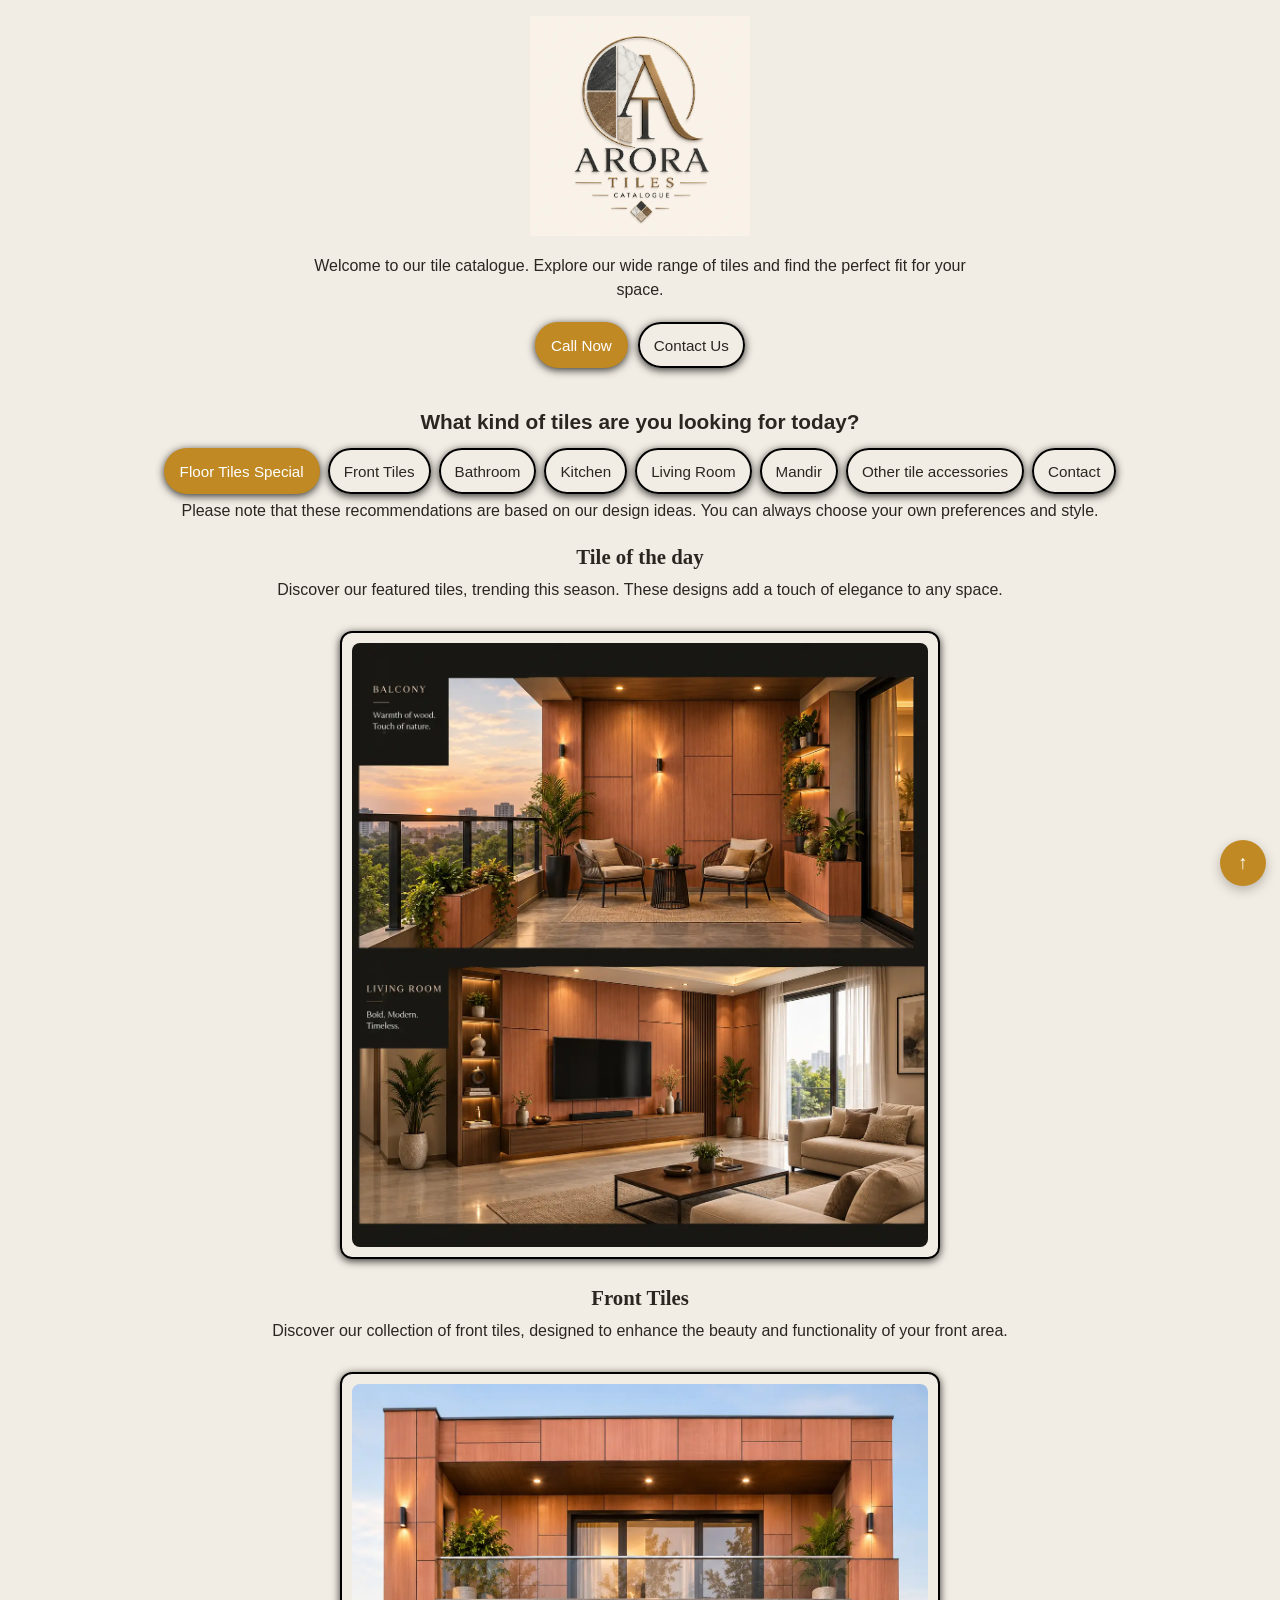
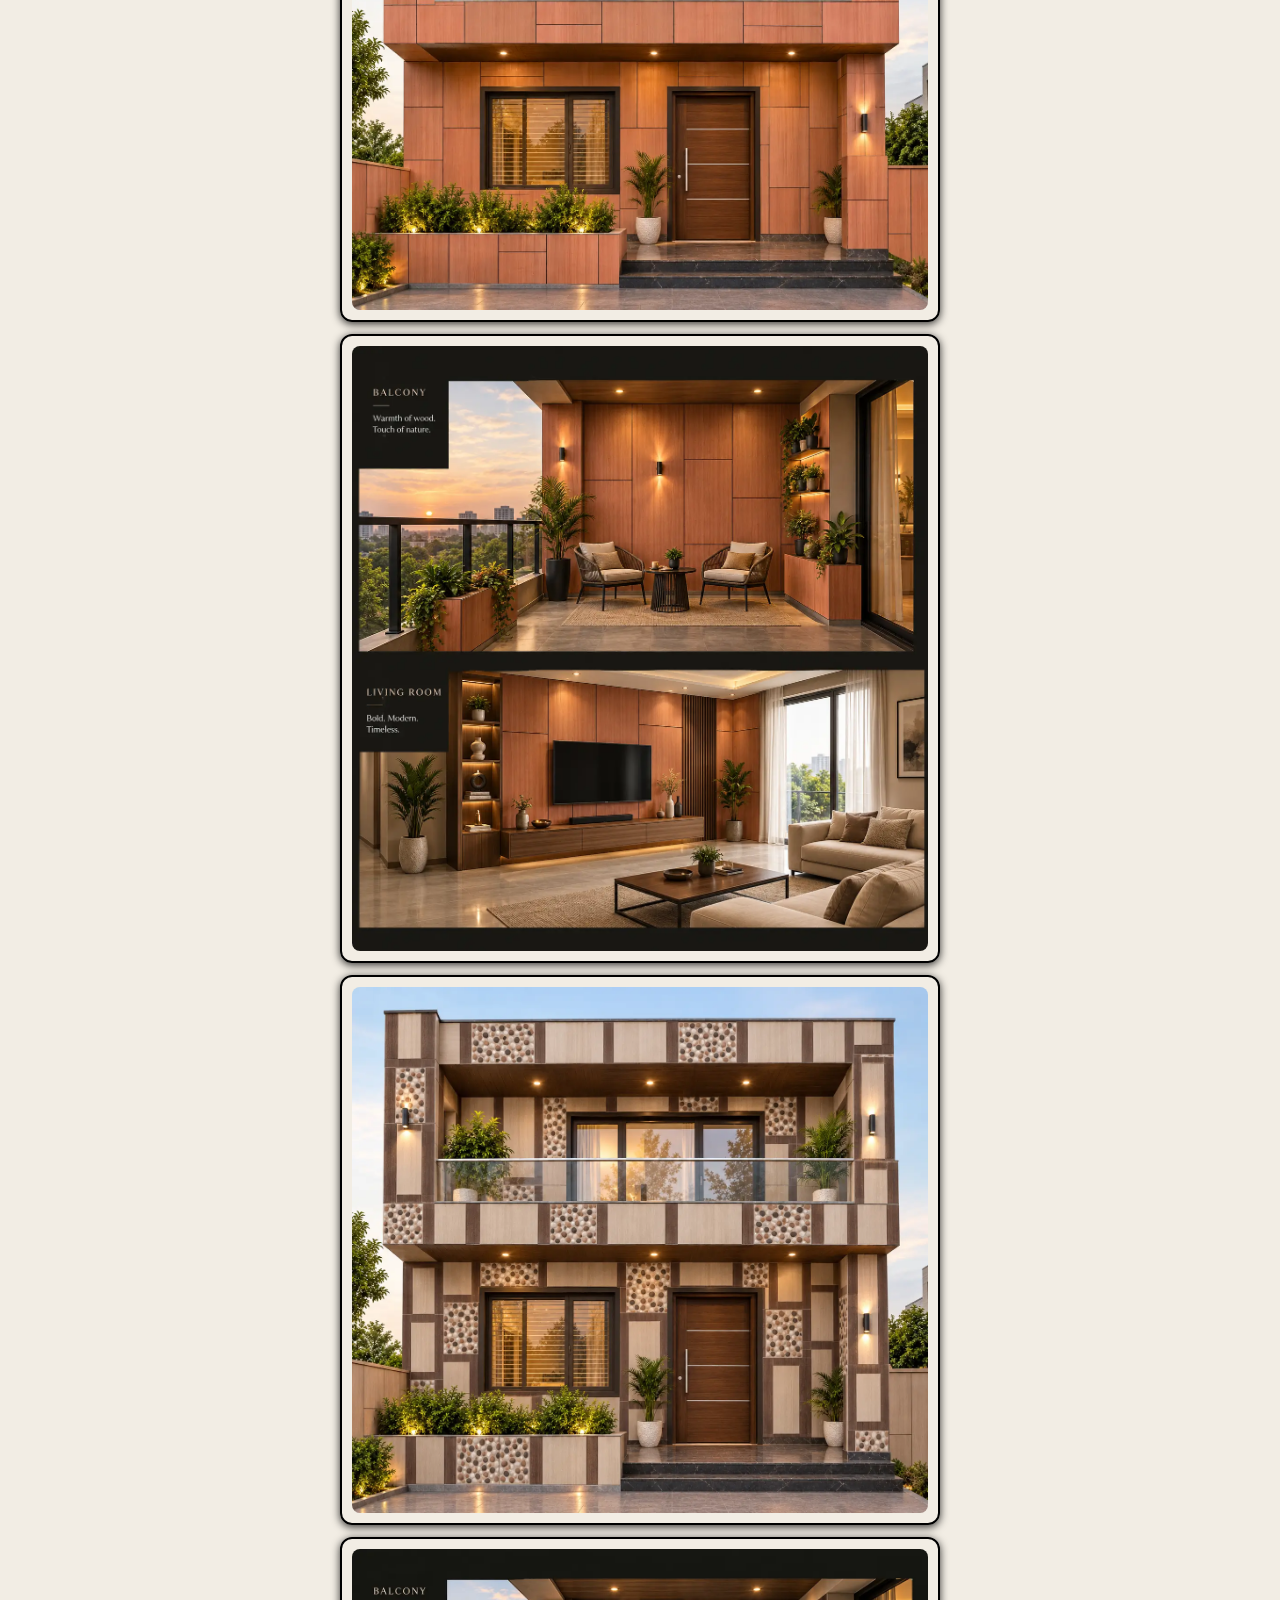
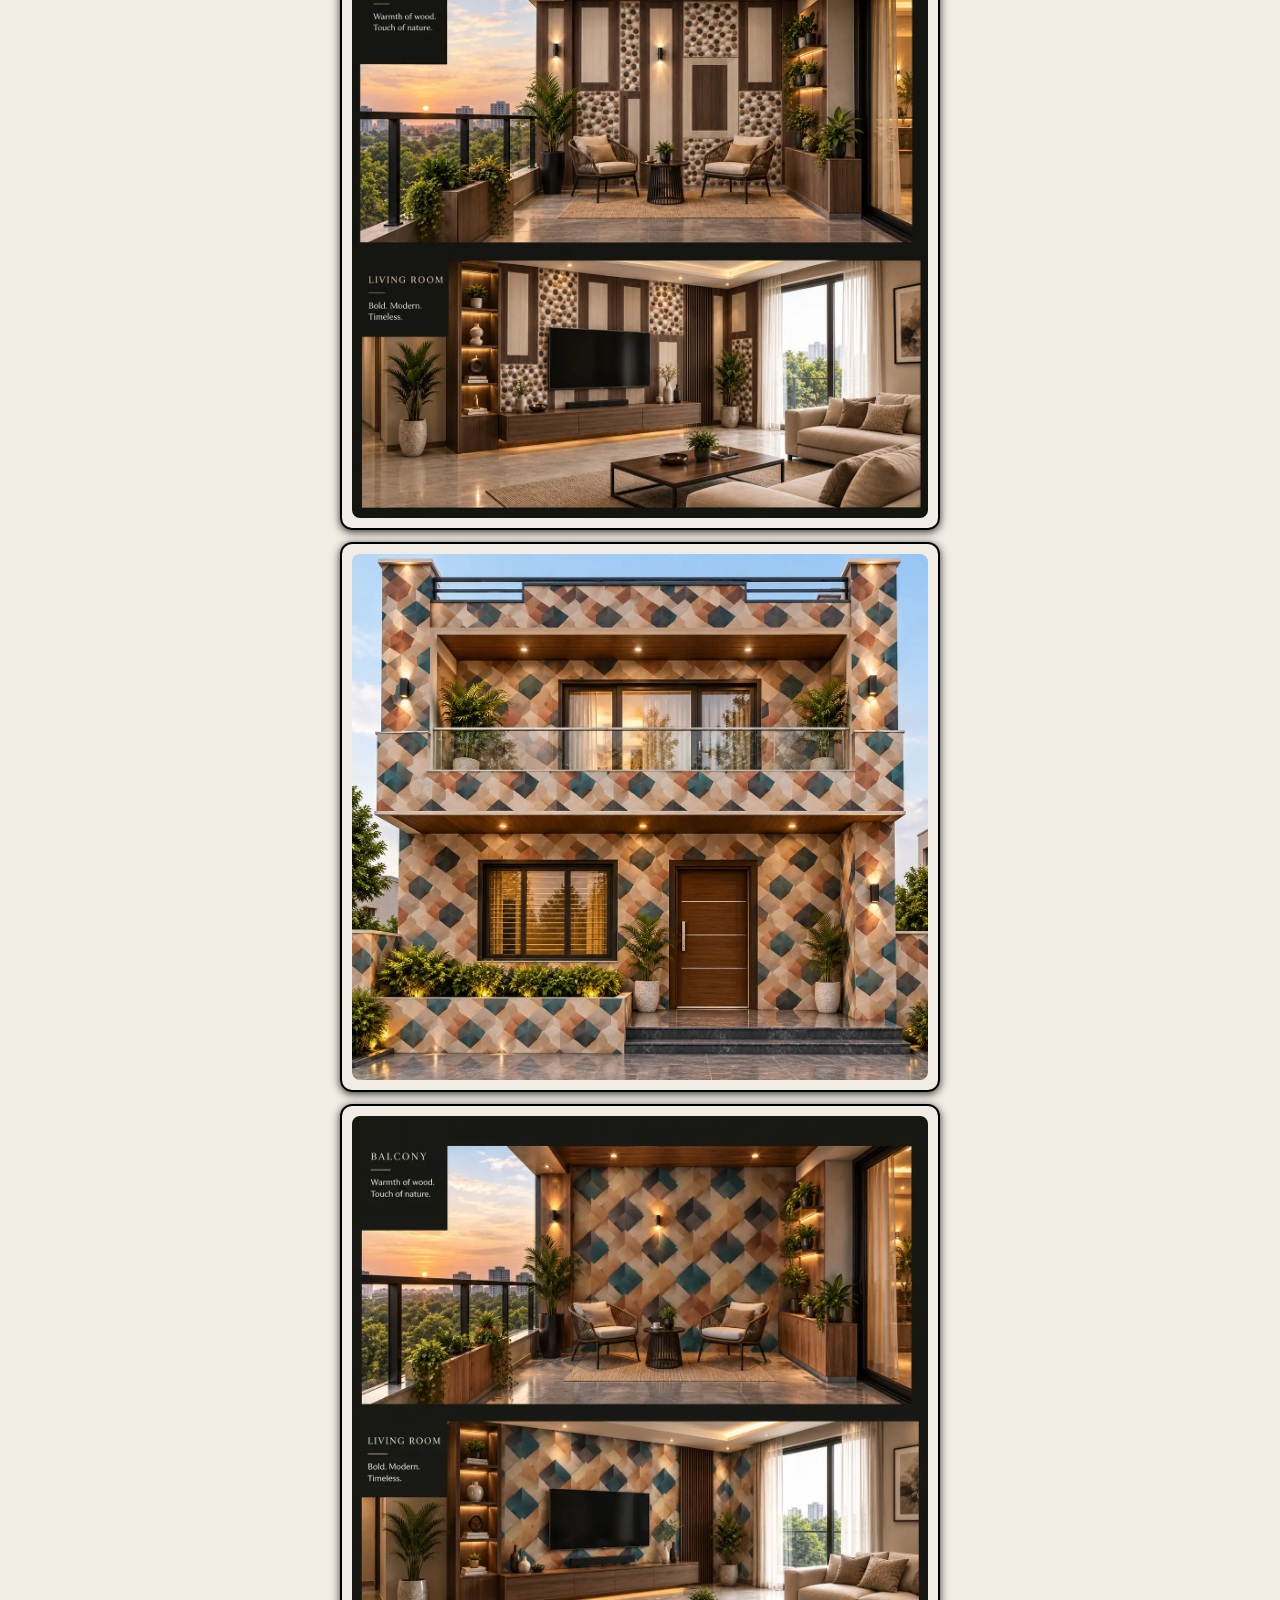
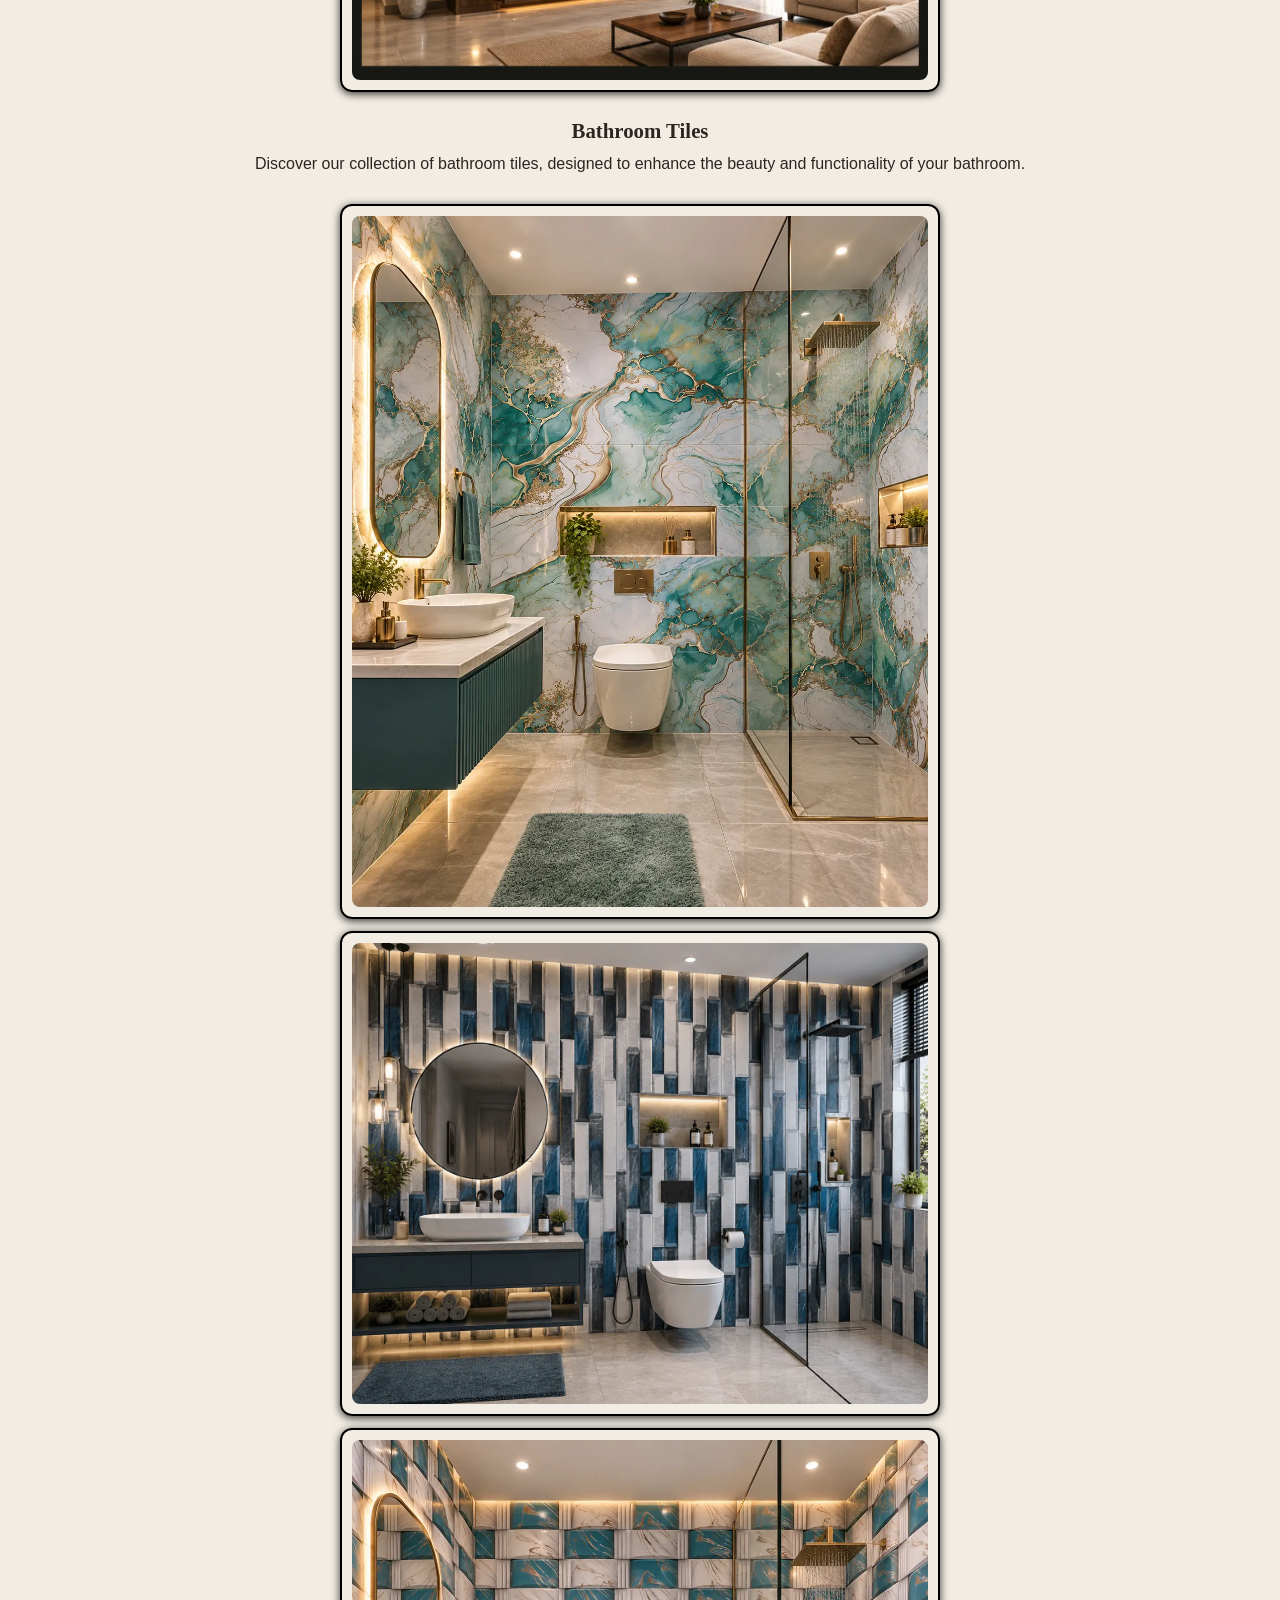
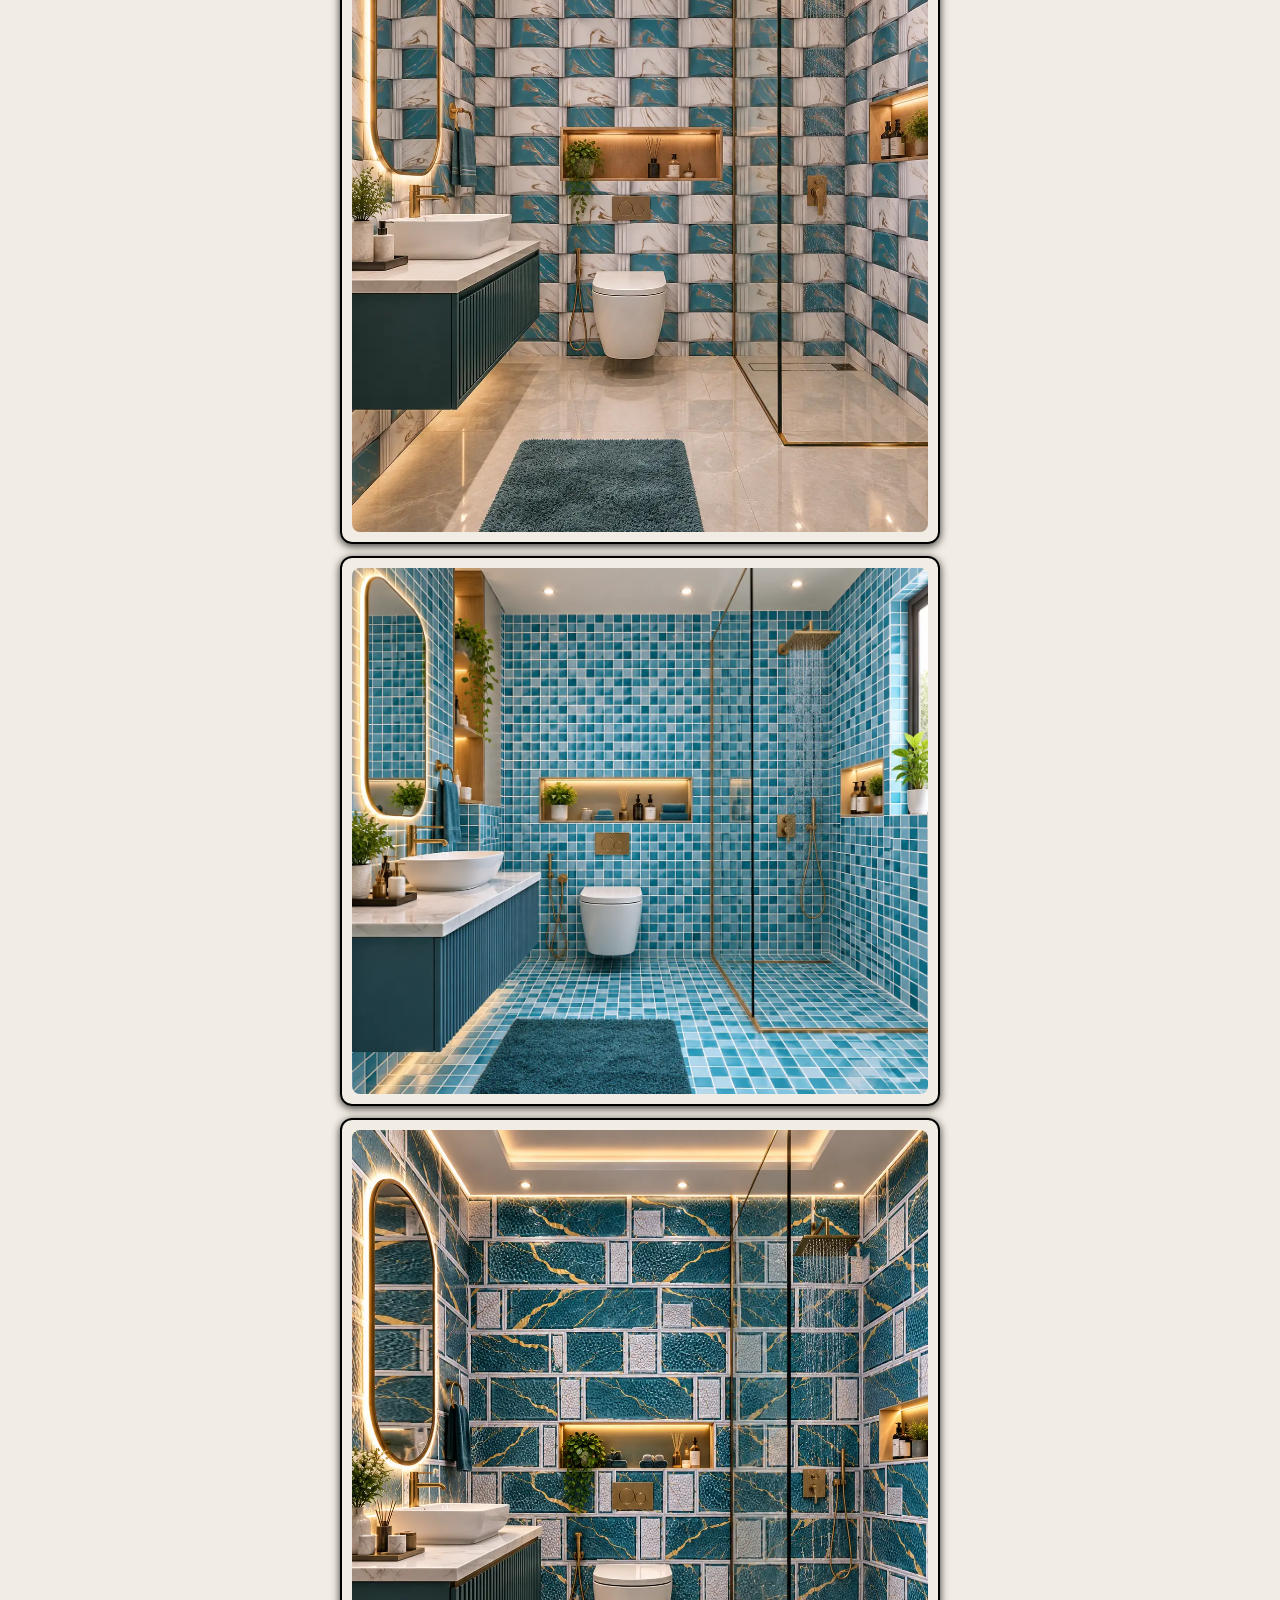
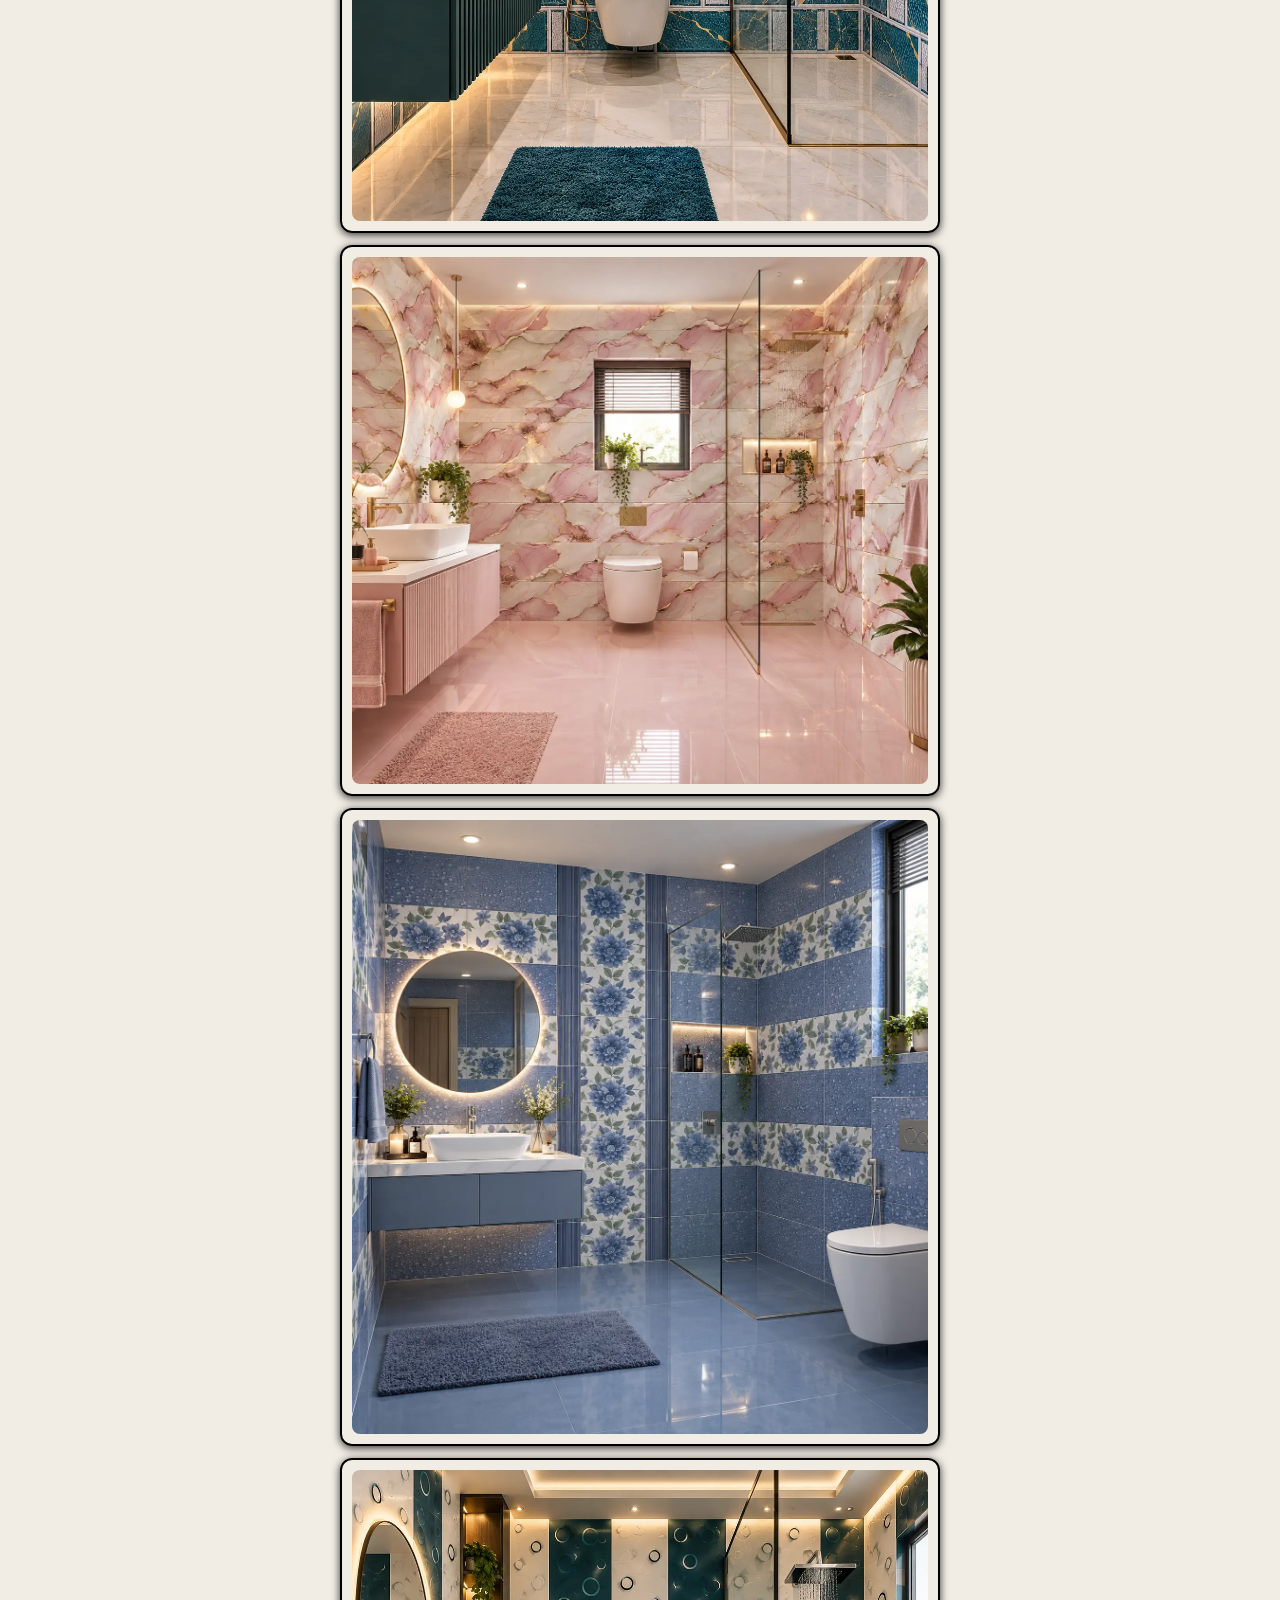
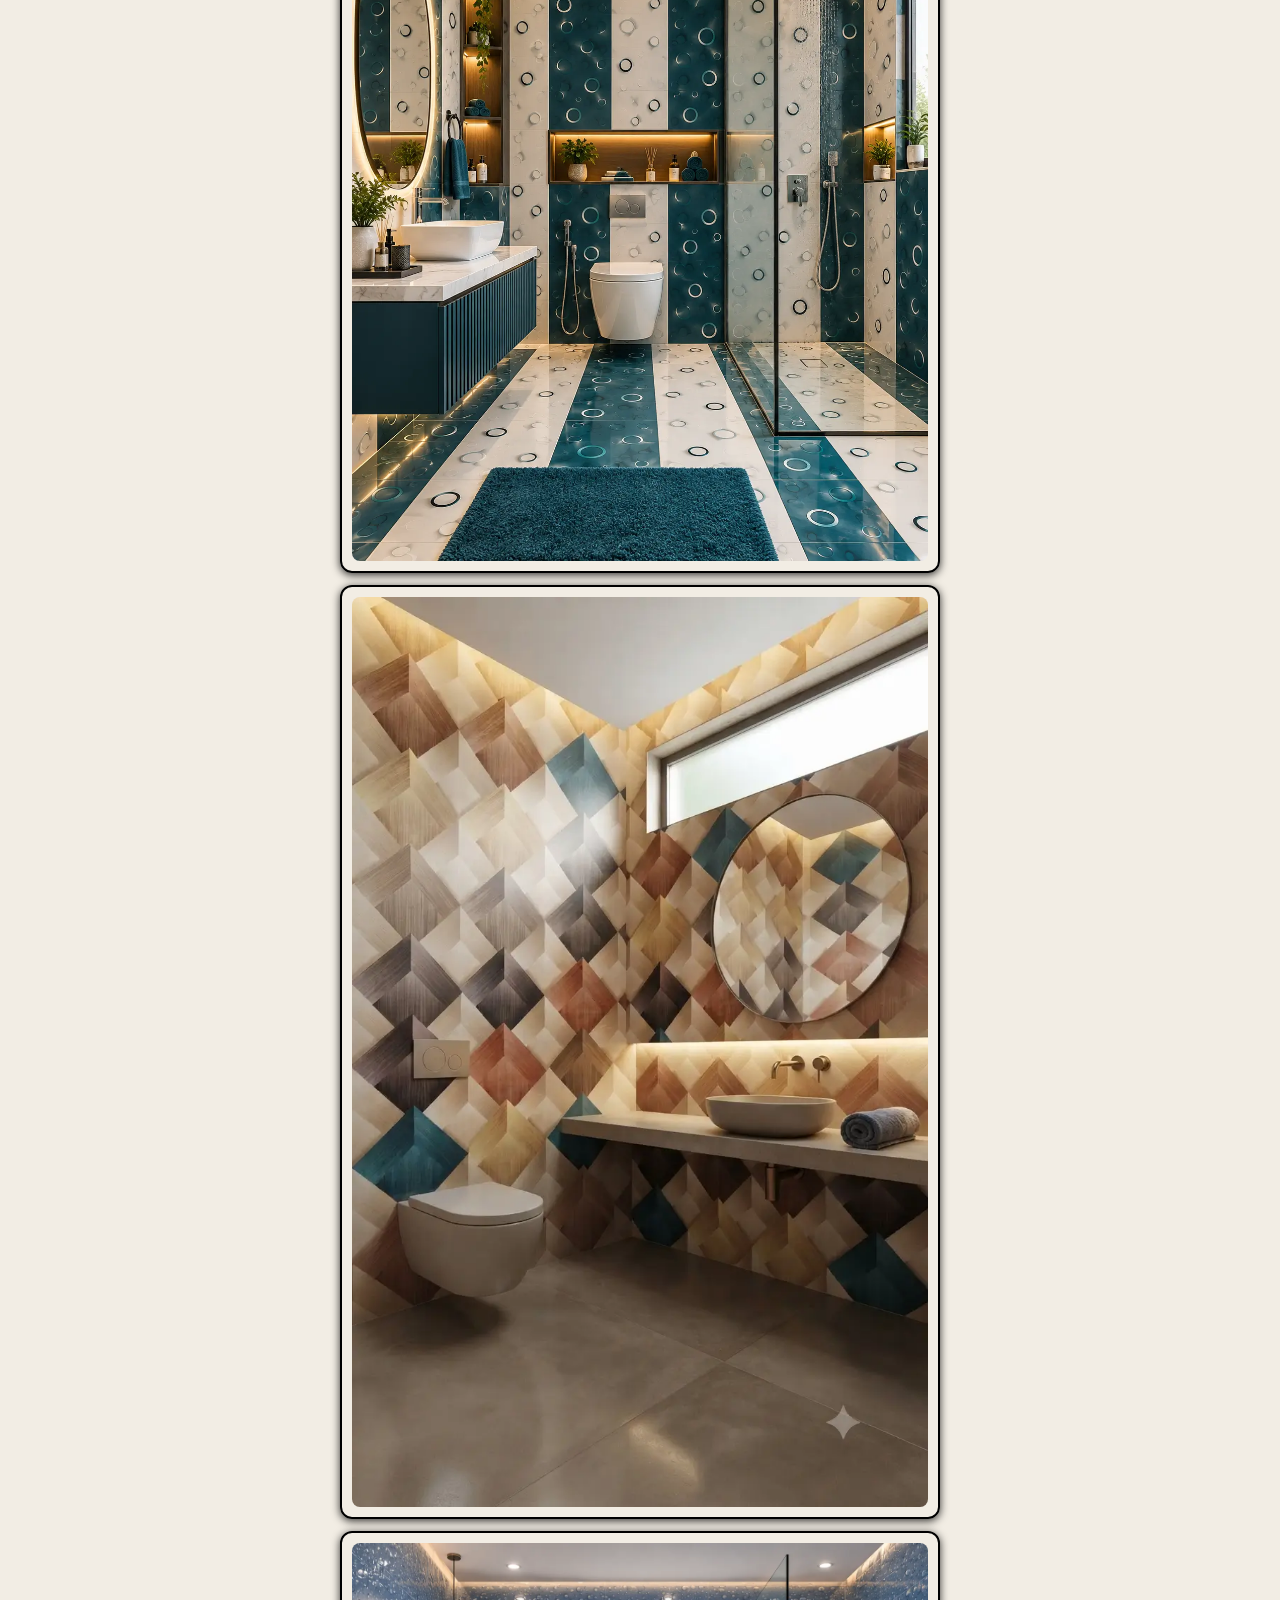
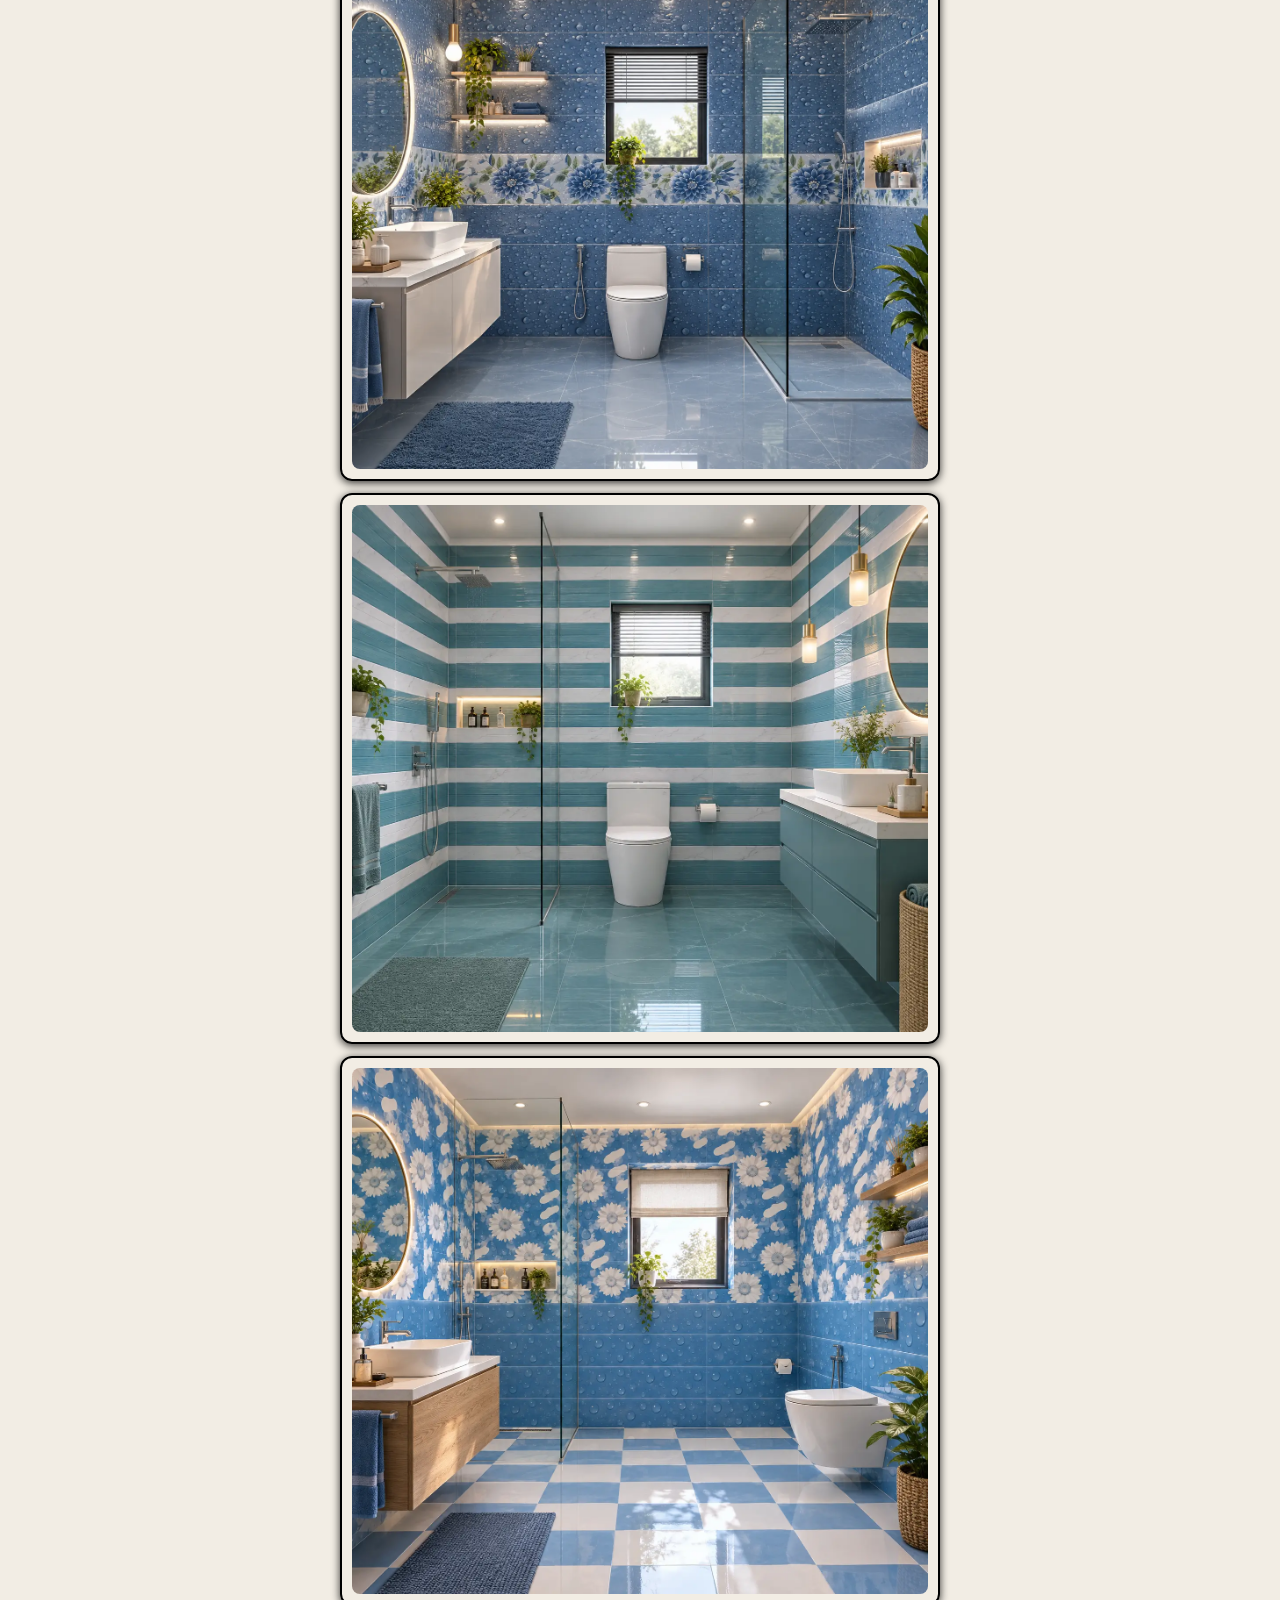
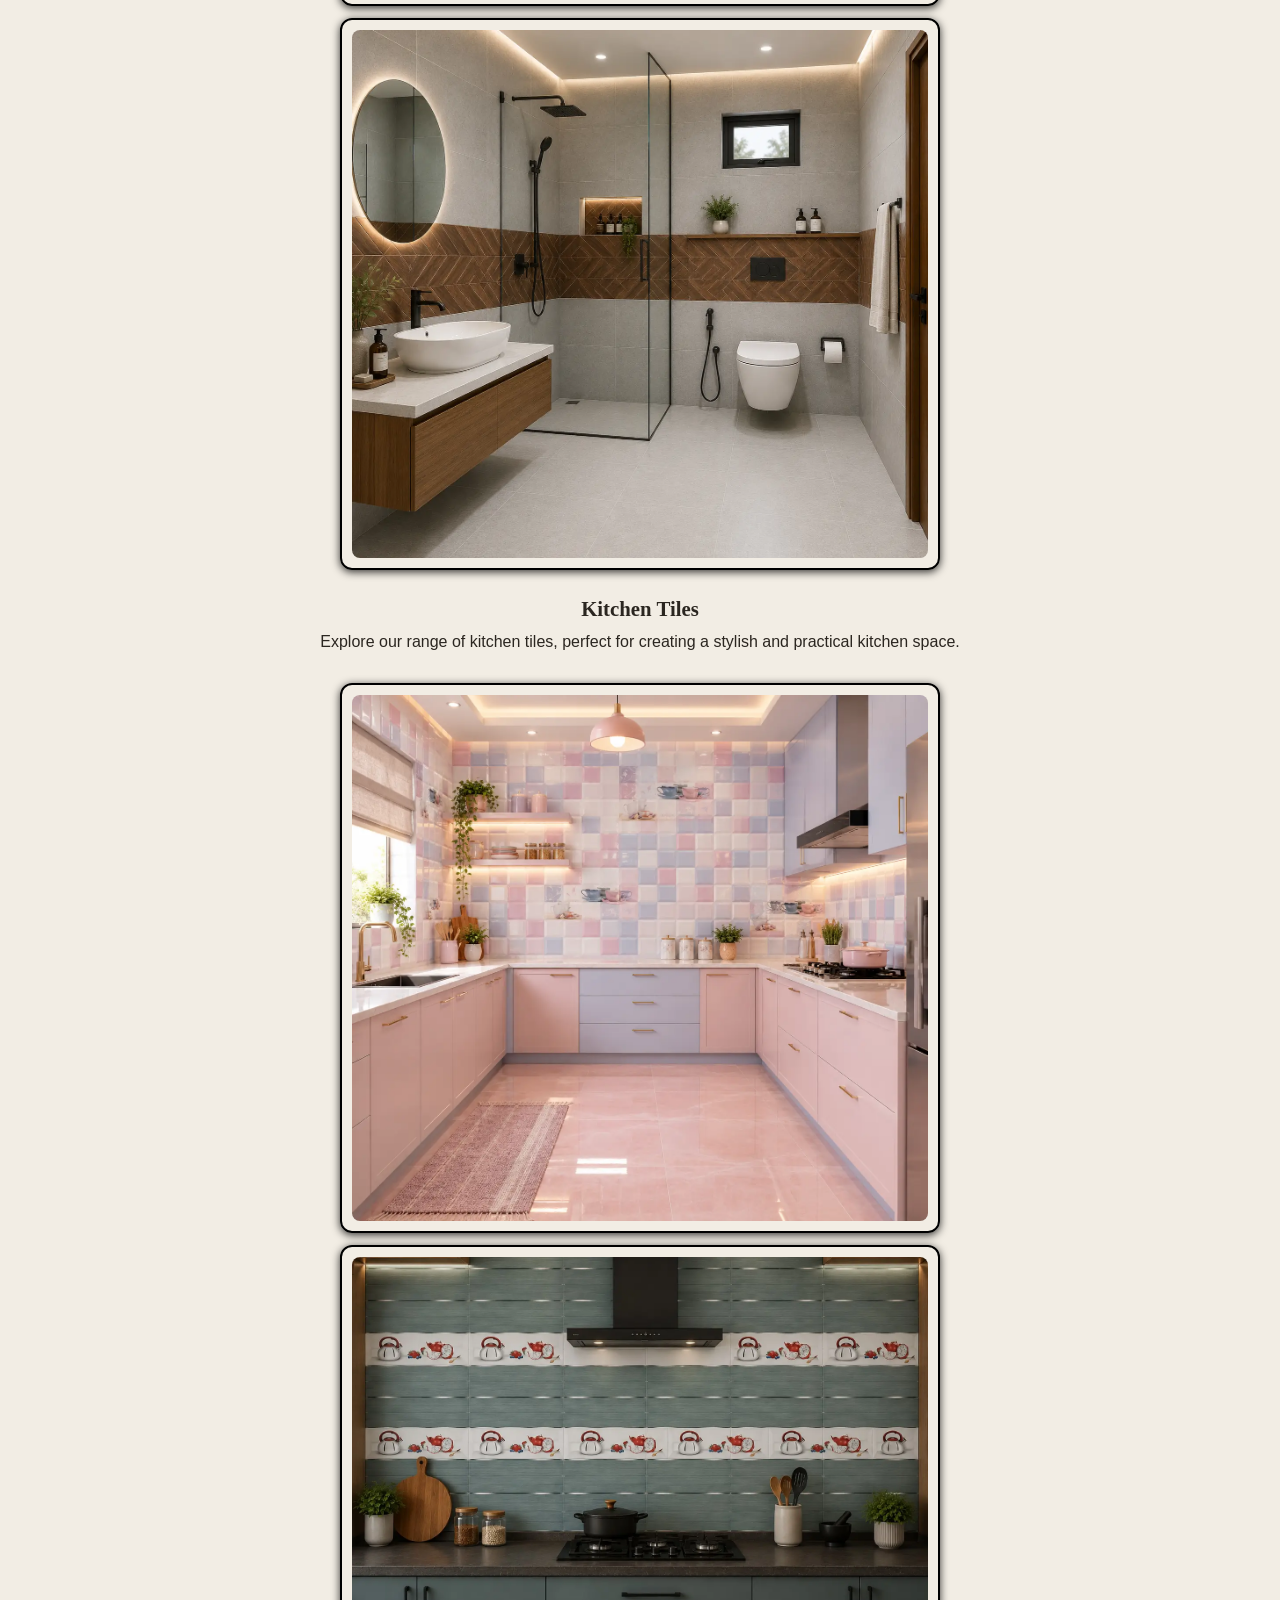
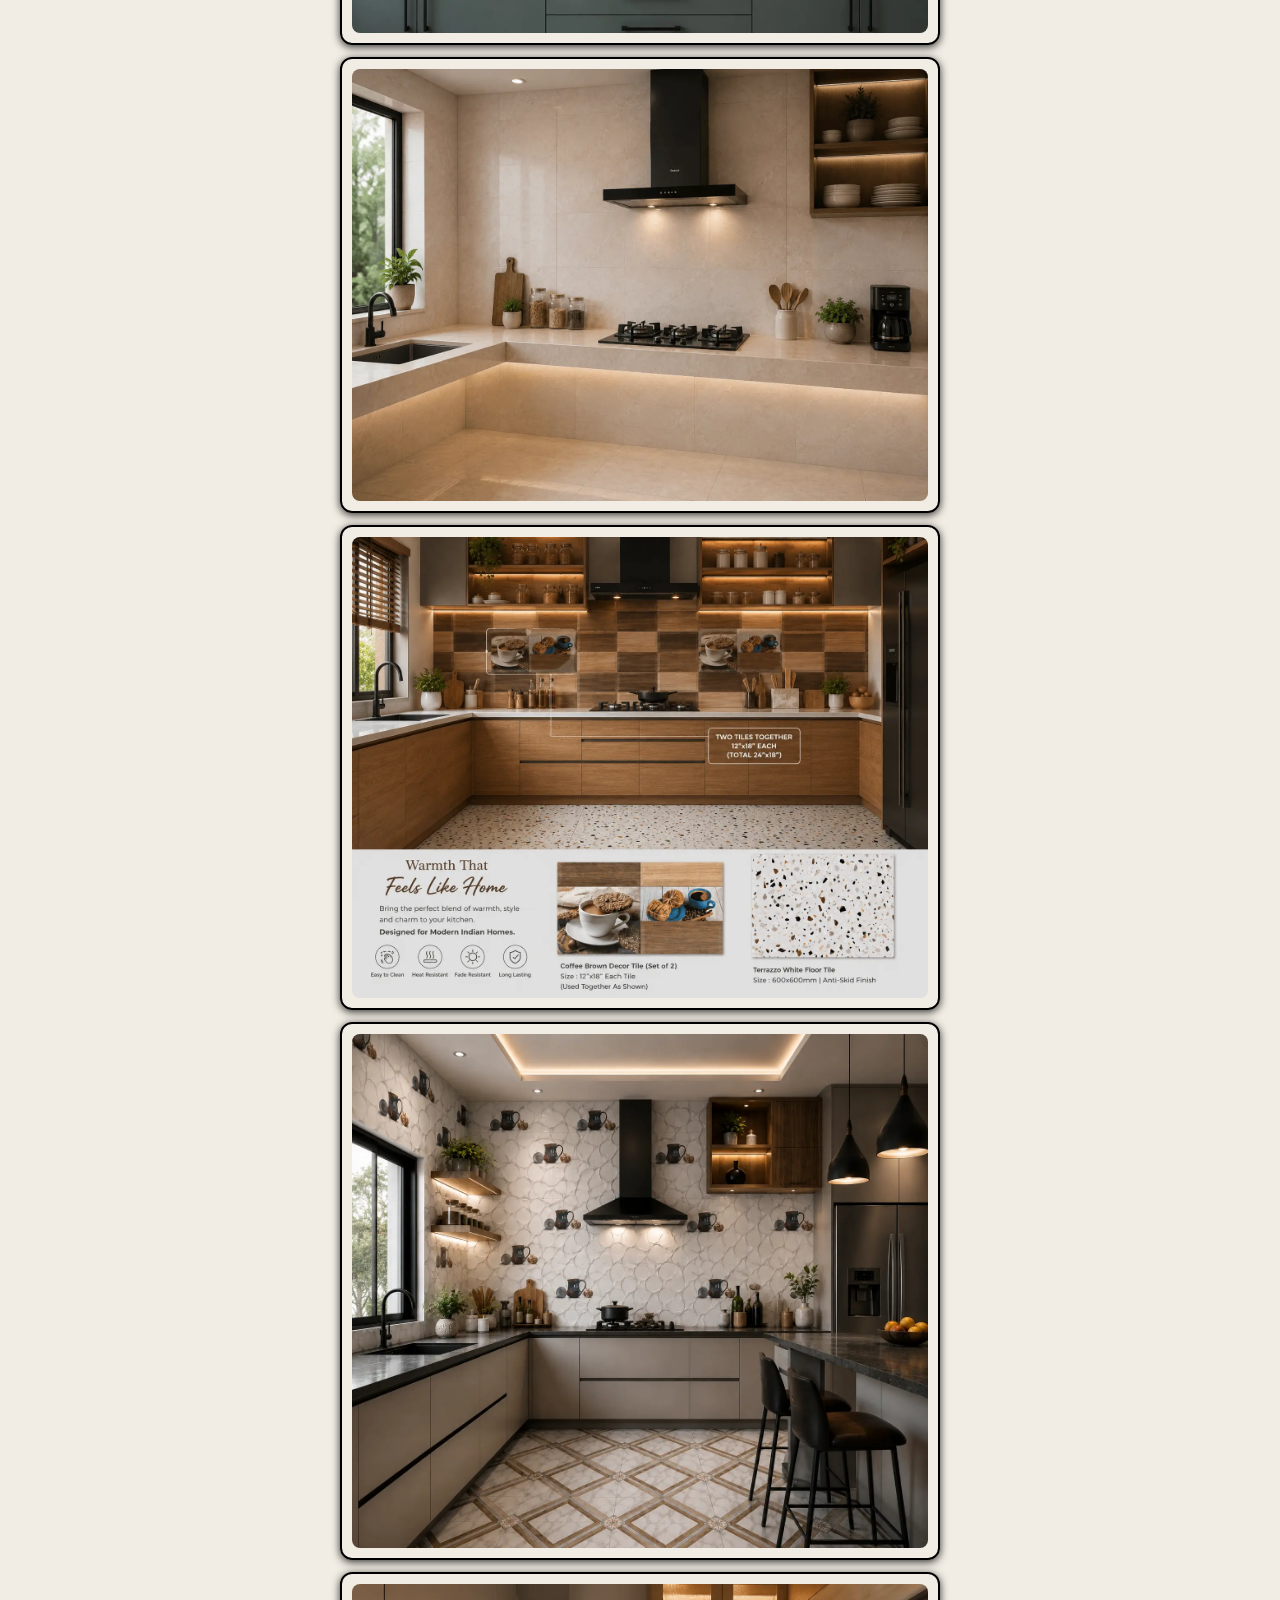
<file: index.html>
<!DOCTYPE html>
  <html lang="en">
  <head>
    <meta charset="UTF-8" />
    <meta name="viewport" content="width=device-width, initial-scale=1.0" />
    <meta name="description" content="Arora Tiles - Premium tile catalogue for bathrooms, kitchens, living rooms, and sacred spaces in Uttarkashi. Browse our curated collection of elegant tiles." />
    <meta name="keywords" content="tiles, ceramic tiles, bathroom tiles, kitchen tiles, living room tiles, mandir tiles, Uttarkashi, tile design" />
    <meta name="author" content="Arora Tiles" />
    <meta property="og:title" content="Arora Tiles Catalogue - Premium Tiles for Every Space" />
    <meta property="og:description" content="Discover elegant tiles for bathrooms, kitchens, living rooms, and sacred spaces. Visit Arora Tiles in Uttarkashi." />
    <meta property="og:type" content="website" />
    <meta property="og:image" content="images/arora-tiles.webp" />
    <meta property="og:image:alt" content="Arora Tiles logo" />
    <meta name="twitter:card" content="summary_large_image" />
    <meta name="twitter:image" content="images/arora-tiles.webp" />
    <title>Arora Tiles Catalogue - Premium Tiles in Uttarkashi</title>
    <link rel="icon" href="images/arora-tiles.webp" type="image/webp" />
    <meta name="theme-color" content="#c08923" />
    <link rel="stylesheet" href="styles.css" />
  </head>
    <body id="top">
      <header class="site-header">
        <h1 class="site-logo">
          <a href="#top" aria-label="Arora Tiles Home">
            <img src="images/arora-tiles.webp" alt="Arora Tiles logo" />
          </a>
        </h1>
        <p class="tagline">Welcome to our tile catalogue. Explore our wide range of tiles and find the perfect fit for your space.</p>
        <div class="hero-actions">
          <a class="btn btn-primary" href="tel:+919897074987">Call Now</a>
          <a class="btn" href="#contact">Contact Us</a>
        </div>
      </header>
      <main>
          <h2 id="choice">What kind of tiles are you looking for today?</h2>
          <nav class="menu">
              <a class="btn btn-primary" href="floor.html" target="_blank">Floor Tiles Special</a>
              <a class="btn" href="#front">Front Tiles</a>
              <a class="btn" href="#bathroom">Bathroom</a>
              <a class="btn" href="#kitchen">Kitchen</a>
              <a class="btn" href="#living-room">Living Room</a>
              <a class="btn" href="#mandir">Mandir</a>
              <a class="btn" href="#other">Other tile accessories</a>
              <a class="btn" href="#contact">Contact</a>
          </nav>
         <p>Please note that these recommendations are based on our design ideas. You can always choose your own preferences and style.</p>
         <section id="featured">
          <h2>Tile of the day</h2>
          <p>Discover our featured tiles, trending this season. These designs add a touch of elegance to any space.</p>

          <div class="card-holder">
             <a class="card" href="images/orange-line-balcony.webp">
              <img src="images/orange-line-balcony.webp" alt="A colourful flower design for your bathroom"/>
            </a>
          </div>
         </section>

         <section id="front">
          <h2>Front Tiles</h2>
          <p>Discover our collection of front tiles, designed to enhance the beauty and functionality of your front area.</p>

          <div class="card-holder">
            <a class="card" href="images/orange-line-house.webp">
              <img src="images/orange-line-house.webp" alt="Front Tile Design" loading="lazy" />
            </a>
            
            <a class="card" href="images/orange-line-balcony.webp">
              <img src="images/orange-line-balcony.webp" alt="Front Tile Design" loading="lazy" />
            </a>

            <a class="card" href="images/brown-stone-house.webp">
              <img src="images/brown-stone-house.webp" alt="Front Tile Design" loading="lazy" />
            </a>
            
            <a class="card" href="images/brown-stone-balcony.webp">
              <img src="images/brown-stone-balcony.webp" alt="Front Tile Design" loading="lazy" />
            </a>
            
            <a class="card" href="images/creame-diamond-house.webp">
              <img src="images/creame-diamond-house.webp" alt="Front Tile Design" loading="lazy" />
            </a>
            
            <a class="card" href="images/creame-diamond-balcony.webp">
              <img src="images/creame-diamond-balcony.webp" alt="Front Tile Design" loading="lazy" />
            </a>
          </div>
         </section>

         <section id="bathroom">
          <h2>Bathroom Tiles</h2>
          <p>Discover our collection of bathroom tiles, designed to enhance the beauty and functionality of your bathroom.</p>

          <div class="card-holder">
 
           <a class="card old" href="images/glass-green.webp"> 
            <img src="images/glass-green.webp" alt="Glass Green Tile" loading="lazy" />
           </a>

           <a class="card" href="images/glossy-green-bathroom.webp">
            <img src="images/glossy-green-bathroom.webp" alt="3D Blue Tile" loading="lazy" />
           </a>

           <a class="card" href="images/3D-blue.webp">
            <img src="images/3D-blue.webp" alt="3D Blue Tile" loading="lazy" />
           </a>

           <a class="card" href="images/3D-bathroom.webp">
            <img src="images/3D-bathroom.webp" alt="3D Blue Tile" loading="lazy" />
           </a> 
            
            <a class="card" href="images/swimming-pool-bathroom.webp">
            <img src="images/swimming-pool-bathroom.webp" alt="3D Blue Tile" loading="lazy" />
           </a>

           <a class="card" href="images/beads-green-marble-bathroom.webp">
            <img src="images/beads-green-marble-bathroom.webp" alt="3D Blue Tile" loading="lazy" />
           </a>

           <a class="card" href="images/pink-bathroom.webp">
            <img src="images/pink-bathroom.webp" alt="3D Blue Tile" loading="lazy" />
           </a>

            <a class="card" href="images/criss-cross-flower.webp">
            <img src="images/criss-cross-flower.webp" alt="3D Blue Tile" loading="lazy" />
            </a>

            <a class="card" href="images/circle-blue-white-bathroom.webp">
            <img src="images/circle-blue-white-bathroom.webp" alt="3D Blue Tile" loading="lazy" />
           </a>

           <a class="card old" href="images/Blue-green-bathroom-design-blue-check-floor.webp"> 
            <img src="images/Blue-green-bathroom-design-blue-check-floor.webp" alt="Blue Green Tile with check blue on the floor " loading="lazy" />
           </a>
         
           <a class="card old" href="images/floral-antigreen.webp">
            <img src="images/floral-antigreen.webp" alt="Flowers with an antigreen floor"/>
           </a>
          
           <a class="card old" href="images/allblue-white.webp">
             <img src="images/allblue-white.webp" alt="beautiful blue and white floor with a classic blue shade check design."/>
           </a>  

           <a class="card old" href="images/brown-stone-bathroom.webp">
             <img src="images/brown-stone-bathroom.webp" alt="beautiful blue and white floor with a classic blue shade check design."/>
           </a>  

            <a class="card" href="images/creame-diamond.webp">
             <img src="images/creame-diamond.webp" alt="beautiful blue and white floor with a classic blue shade check design."/>
           </a>  

            <a class="card" href="images/single-line-flower.webp">
            <img src="images/single-line-flower.webp" alt="3D Blue Tile" loading="lazy" />
            </a>
            
            <a class="card old" href="images/orange-lines-bathroom.webp">
             <img src="images/orange-lines-bathroom.webp" alt="beautiful blue and white floor with a classic blue shade check design."/>
           </a>  
            
           <a class="card old" href="images/blue-white-combo.webp">
             <img src="images/blue-white-combo.webp" alt="A beautiful blue and white combo design for your bathroom."/>
           </a>
 
           <a class="card old" href="images/block-blue-white.webp">
            <img src="images/block-blue-white.webp" alt="a beautiful block blue and white pattern" loading="lazy">
           </a>

           <a class="card old" href="images/greystone-charcoal-floor.webp">
            <img src="images/greystone-charcoal-floor.webp" alt="greystone with a charcoal floor design" loading="lazy"/>
           </a>

           <a class="card old" href="images/green-white-combo.webp">
            <img src="images/green-white-combo.webp" alt="green and white combo design" loading="lazy"/>
           </a>

           <a class=" card old " href="images/greenline-whitefloor.webp">
            <img src="images/greenline-whitefloor.webp" alt="greenline combo with a white floor" loading="lazy"/>
           </a>

           <a class="old card " href="images/purple-flower-combo.webp">
            <img src="images/purple-flower-combo.webp" alt="Purple Flower Combo Tile" loading="lazy" />
           </a>
           
           <a class="card old" href="images/hybrid-green.webp">
            <img src="images/hybrid-green.webp" alt="greystone with a charcoal floor design" loading="lazy"/>
           </a>

           <a class="card" href="images/green-white-lines.webp">
            <img src="images/green-white-lines.webp" alt="greystone with a charcoal floor design" loading="lazy"/>
           </a>

           <a class="card" href="images/blue-bubble-white.webp">
            <img src="images/blue-bubble-white.webp" alt="greystone with a charcoal floor design" loading="lazy"/>
           </a>

            <a class="card old" href="images/blue-cream-mix.webp">
            <img src="images/blue-cream-mix.webp" alt="greystone with a charcoal floor design" loading="lazy"/>
           </a>

            <a class="card" href="images/brown-cream-mix.webp">
            <img src="images/brown-cream-mix.webp" alt="greystone with a charcoal floor design" loading="lazy"/>
           </a>

            <a class="card old" href="images/grey-stone-lines.webp">
            <img src="images/grey-stone-lines.webp" alt="greystone with a charcoal floor design" loading="lazy"/>
           </a>

           <a class="card old" href="images/green-square.webp">
            <img src="images/green-square.webp" alt="green suares with a white combo" loading="lazy"/>
           </a>
           </div>
         </section>



         <section id="kitchen">
          <h2>Kitchen Tiles</h2> 
          <p>Explore our range of kitchen tiles, perfect for creating a stylish and practical kitchen space.</p>
 
          <div class="card-holder">
           <a class="card old" href="images/brown-cup.webp">
            <img src="images/brown-cup.webp" alt="brown cup" loading="lazy" />
           </a>
            
           <a class="card old" href="images/fruits-brown-kitchen.webp"> 
            <img src="images/fruits-brown-kitchen.webp" alt="fruits brown kitchen Tile" loading="lazy" />
           </a>
           
           <a class="card" href="images/pink-kitchen.webp">
            <img src="images/pink-kitchen.webp" alt="3D Blue Tile" loading="lazy" />
           </a>

           <a class="card old" href="images/kitchen-green-lava.webp">
            <img src="images/kitchen-green-lava.webp" alt="A beautiful green kitchen wall with a "/>
           </a>

           <a class="card" href="images/green-white-kitchen.webp">
            <img src="images/green-white-kitchen.webp" alt="A beautiful green and white kitchen wall" loading="lazy"/>
           </a>

           <a class="card" href="images/peach-wall.webp">
              <img src="images/peach-wall.webp" alt="Look after put on wall" loading="lazy" />
           </a>

            <a class="card" href="images/brown-biscuit-sprinkled-whitefloor.webp">
              <img src="images/brown-biscuit-sprinkled-whitefloor.webp" alt="a brown themed combination tile with a white sprinkled floor" loading="lazy"/>
            </a>

            <a class="card" href="images/kitchen-white-with-kettle.webp"> 
             <img src="images/kitchen-white-with-kettle.webp" alt="beautiful white kitchen Tile with an elegant cup kettle design" loading="lazy" />
            </a>
            
            <a class="card" href="images/light-brown-greyfloor.webp">
              <img src="images/light-brown-greyfloor.webp" alt="a eye soothening light brown wall and grey floor combination" loading="lazy"/>
            </a>
          </div>
         </section>



         <section id="living-room">
          <h2>Living Room Tiles</h2>
          <p>Find the ideal tiles for your living room, combining elegance and durability to create a welcoming atmosphere.</p>
          <div class="card-holder">
           <a class="card old" href="images/blue-golden-whitefloor.webp">
            <img src="images/blue-golden-whitefloor.webp" alt="Blue golden white floor" loading="lazy" />
           </a>  
            
           <a class="card" href="images/colourful-leaf.webp"> 
            <img src="images/colourful-leaf.webp" alt="Colourful leaf" loading="lazy" />
           </a>

           <a class="card old" href="images/autumn-leaf.webp">
            <img src="images/autumn-leaf.webp" alt="Autumn leaf" loading="lazy" />
           </a>

            <a class="card old" href="images/Seagreen-floral-livingroom.webp">
            <img src="images/Seagreen-floral-livingroom.webp" alt="Seagreen floral - White double charged" loading="lazy" />
            </a>
            
           <a class="card old" href="images/stone-grey-lava.webp">
             <img src="images/stone-grey-lava.webp" alt="A well designed grey stone with the double charged lava design on the floor."/>
           </a>  
            
           <a class="card" href="images/3D-hall.webp">
            <img src="images/3D-hall.webp" alt="3D Blue Tile" loading="lazy" />
           </a>

           <a class="card" href="images/black-white-wall.webp">
             <img src="images/black-white-wall.webp" alt="A classy black dark and light combination."/>
           </a>  

           <a class="card" href="images/brown-hall-combo.webp">
            <img src="images/brown-hall-combo.webp" alt="3D Blue Tile" loading="lazy" />
           </a>

           <a class="card" href="images/circle-blue-white-hall.webp">
            <img src="images/circle-blue-white-hall.webp" alt="3D Blue Tile" loading="lazy" />
           </a>

            <a class="card old" href="images/seagreen-stone-greenfloor-.webp">
              <img src="images/seagreen-stone-greenfloor-.webp" alt="a green stone pattern with flower green floor" loading="lazy"/>
            </a>

            <a class="card" href="images/black-charcoal-ashgrey.webp">
              <img src="images/black-charcoal-ashgrey.webp" alt="A beautiful charcoal shade with a ashgrey floor. "/>
            </a>

            <a class="card old" href="images/sparking-green-whit-greenfloor.webp">
              <img src="images/sparking-green-whit-greenfloor.webp" alt="A beautiful sparking green theamed room" loading="lazy">
            </a>

            <a class="card" href="images/sprinkledgrey-darkcharcoal.webp">
              <img src="images/sprinkledgrey-darkcharcoal.webp" alt="sprinkled grey with a darkcharcoal floor" loading="lazy"/>
            </a>
          </div>
         </section> 
        
        

         <section id="mandir">
          <h2>Mandir Tiles</h2>
          <p>Discover our collection of mandir tiles, designed to enhance the beauty and functionality of your sacred space.</p>
          <div class="card-holder">
            <a class="card" href="images/mandir-special-woodenfloortile.webp">
              <img src="images/mandir-special-woodenfloortile.webp" alt="mandir tile special with a wooden floor pattern" loading="lazy"/>
            </a>
          </div>
         </section>
        
        

         <section id="other">
          <h2>Other Tile Accessories</h2>
          <p>Explore our range of other tile accessories, perfect for adding the finishing touch to your space.</p>
          <p><a class="btn" href="tel:+919897074987">CONTACT US</a></p>
          <p><a class="btn btn-primary" href="https://maps.google.com/?q=Arora+Cement+and+Tiles+Barethi" target="_blank" rel="noopener noreferrer">View on Google Maps</a></p>
         </section>

      </main>
    
    <footer>
      <address id="contact">   
        <p>Contact us:</p>
        <p>Phone:<a href="tel:+919897074987">+91 9897074987</a></p>
        <p>Visit us: 147,Arora Cement, Ward no. 07 , Barethi , Chinyalisaur , Uttarkashi , Uttarakhand (PIN:249196)</p>
        <p><a href="https://maps.google.com/?q=Arora+Cement+and+Tiles+Barethi" target="_blank" rel="noopener noreferrer">Open Google Maps and leave us a review</a></p
      </address>


      <p>Disclaimer: Images on this website are for visualization purposes only. 
       Actual products, colours, finishes, availability, and pricing may vary.
        Please visit our showroom to inspect products before making a purchase.</p>


      <p>&copy; 2024 Arora Tiles. All rights reserved.</p>
      <p>By using this site, you agree to our terms of service. Learn more <a href="terms.txt">here</a>.</p>
  
    </footer>

    <a href="#top" class="back-to-top" aria-label="Back to top">↑</a>
   </body> 
  </html>
</file>
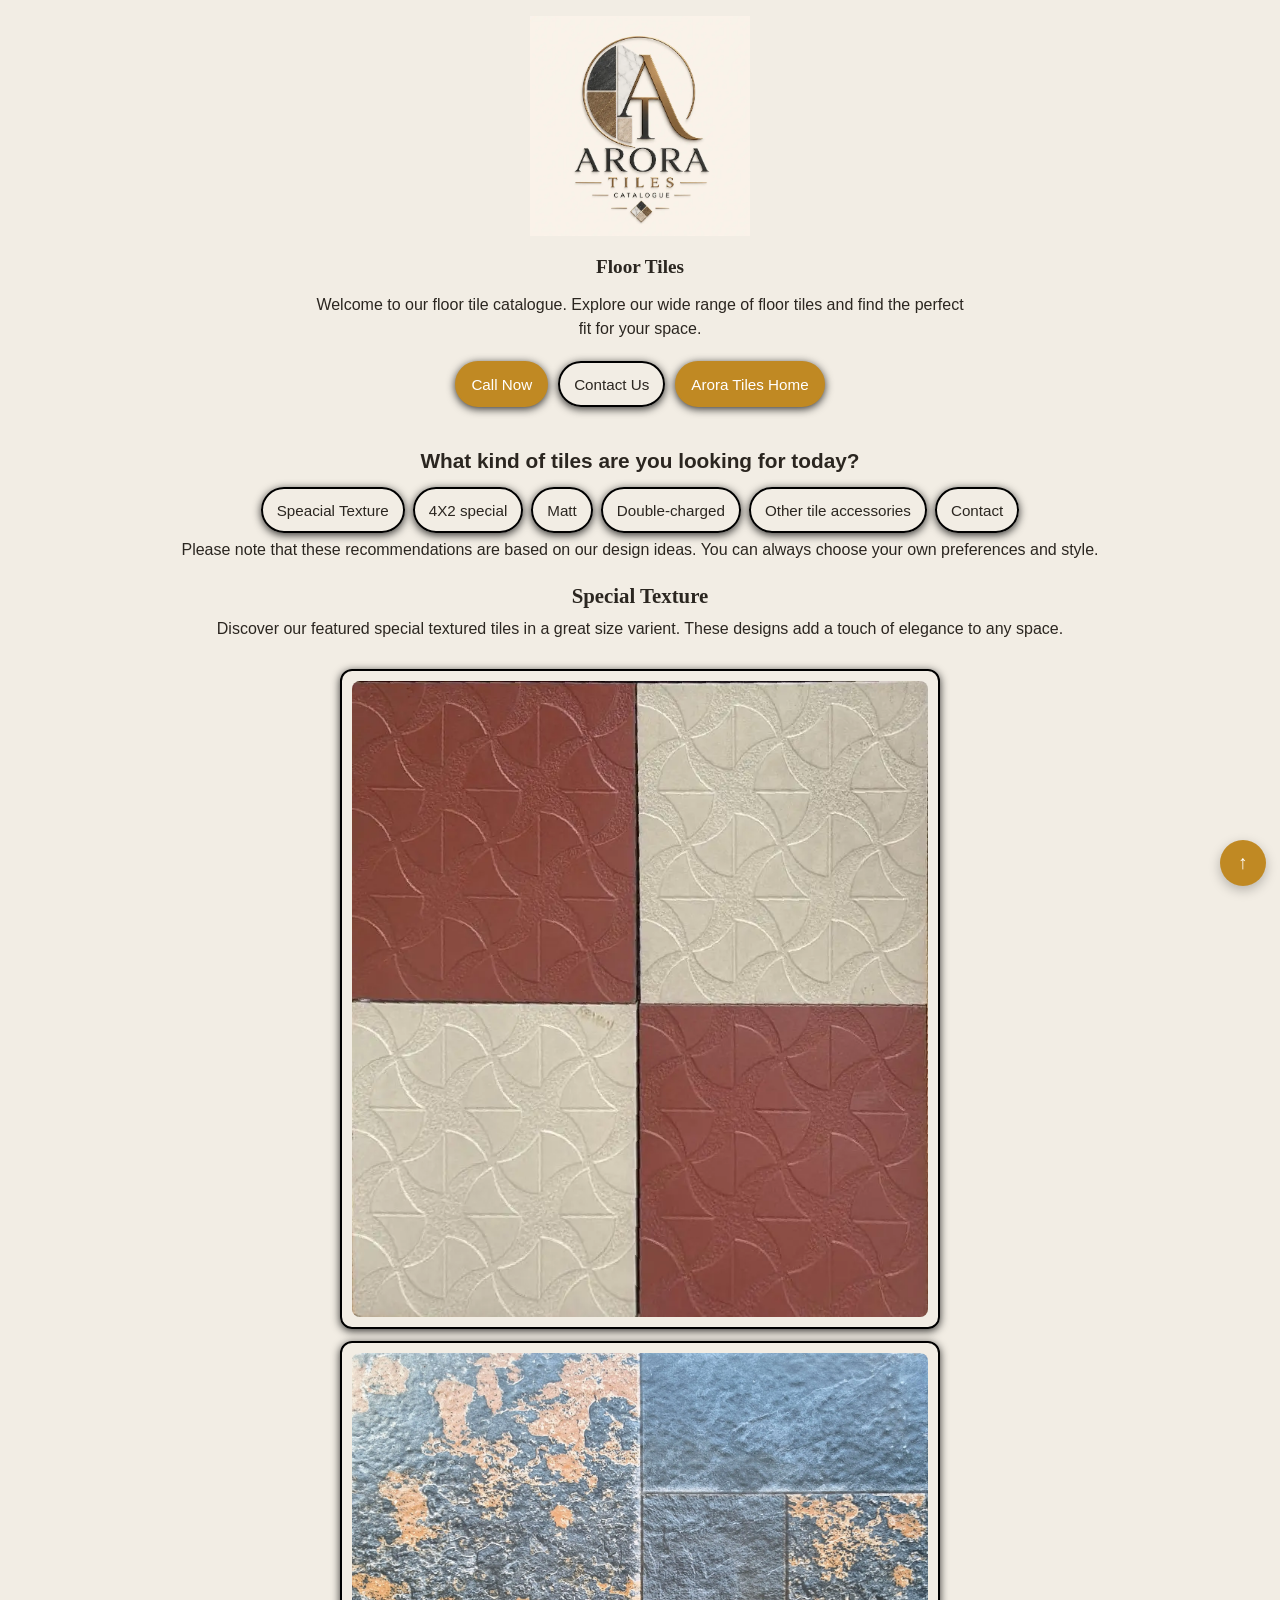
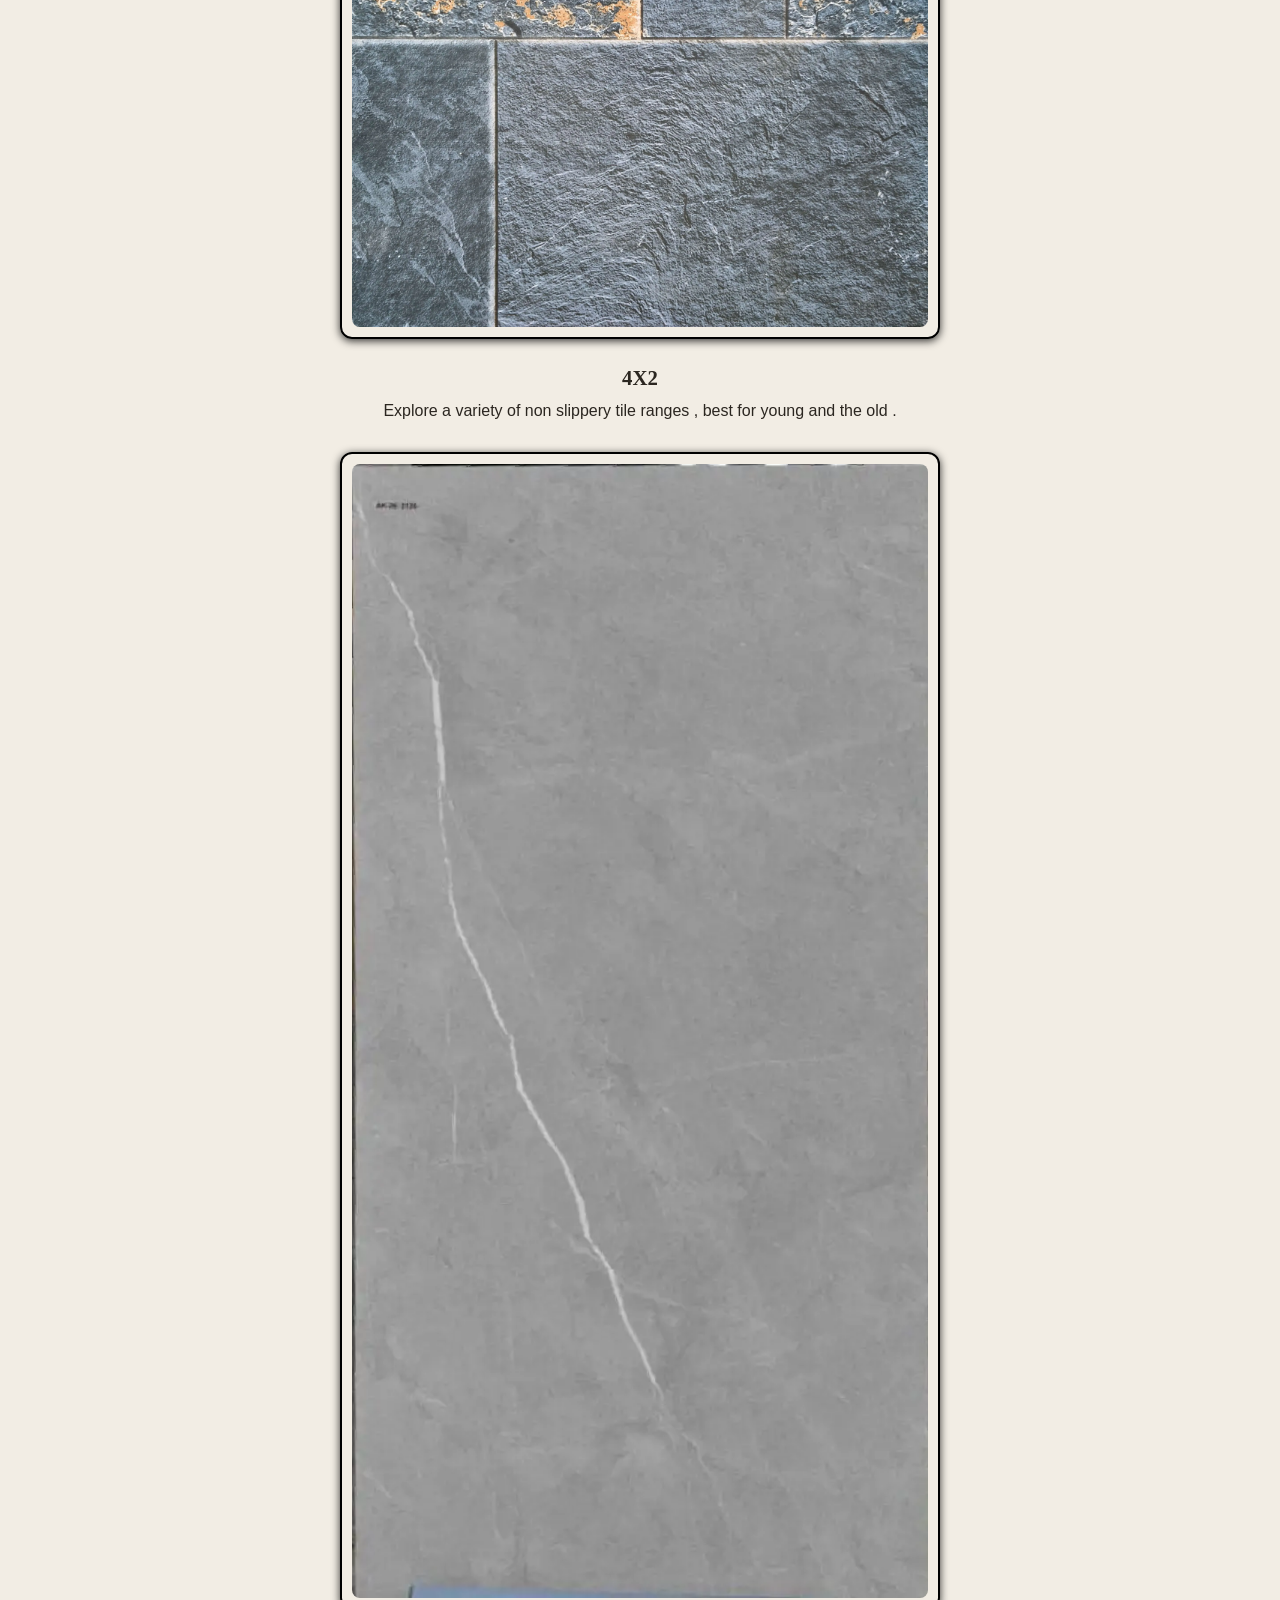
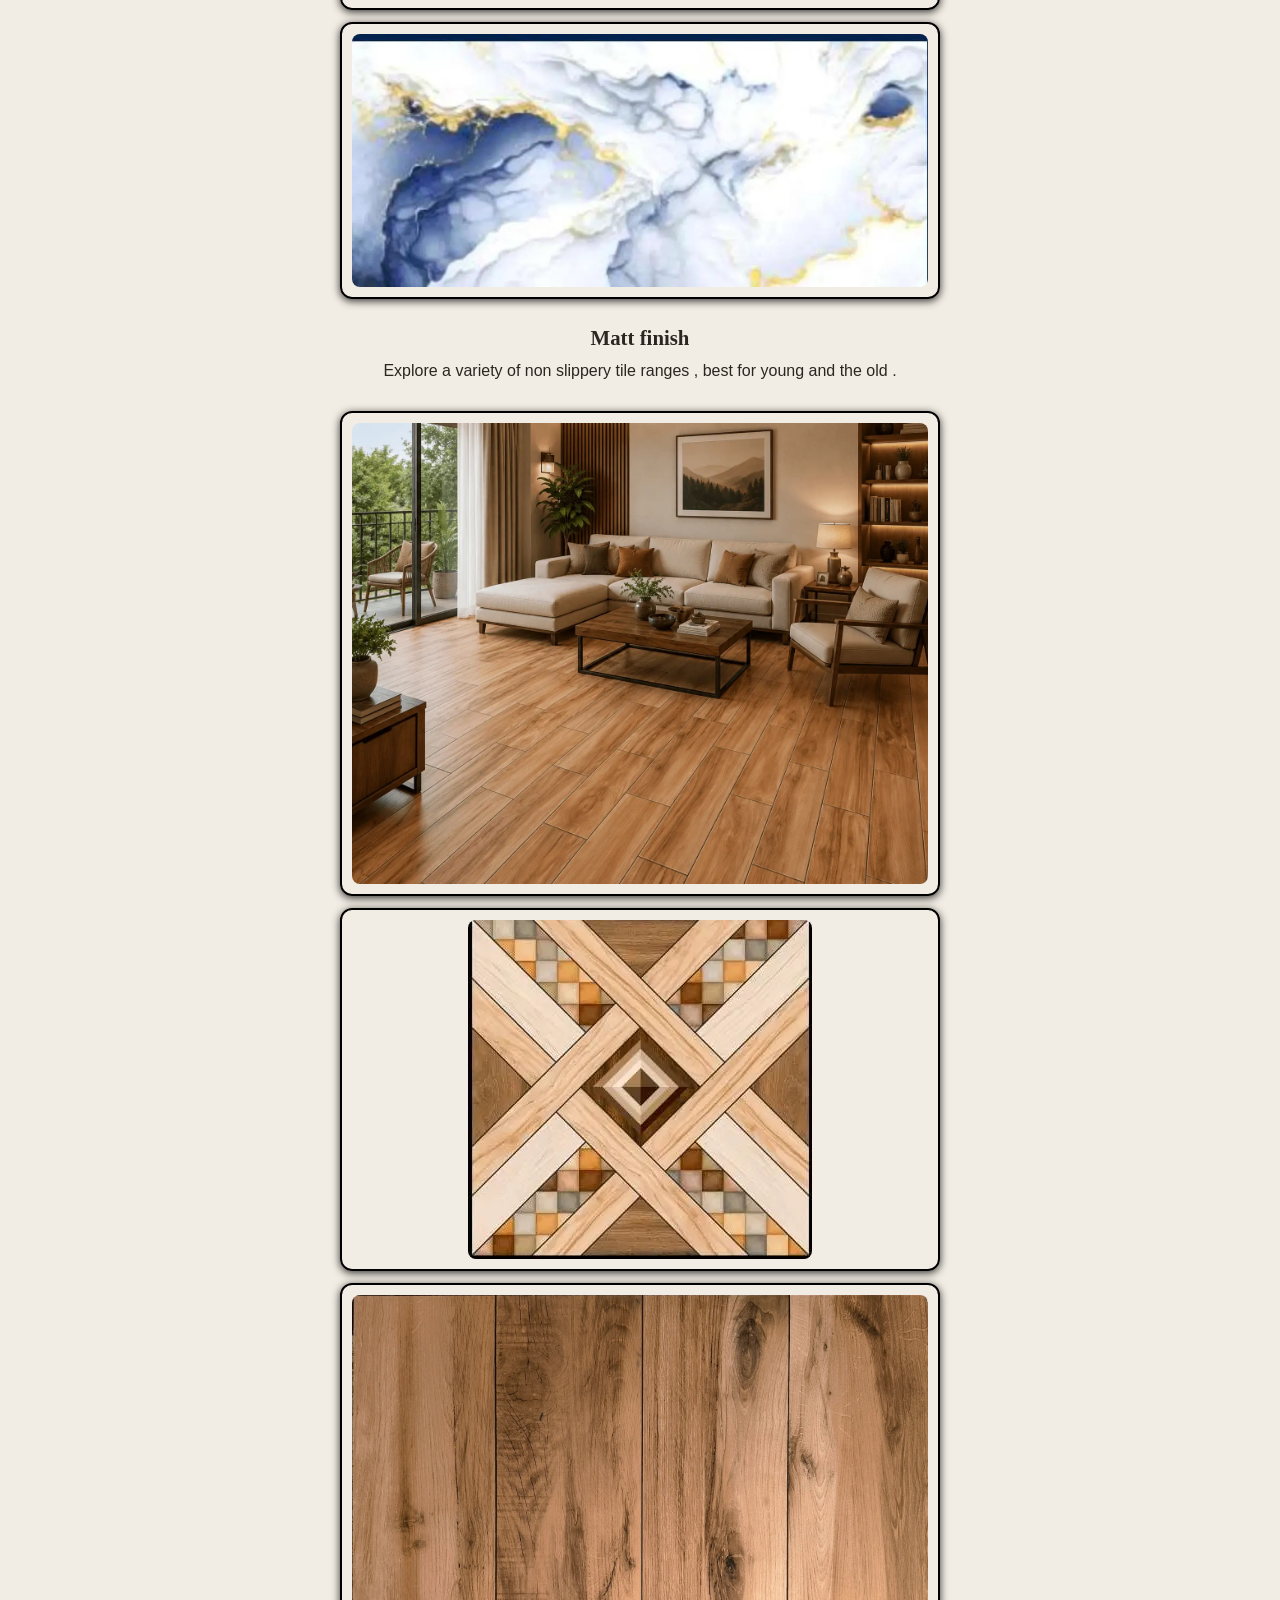
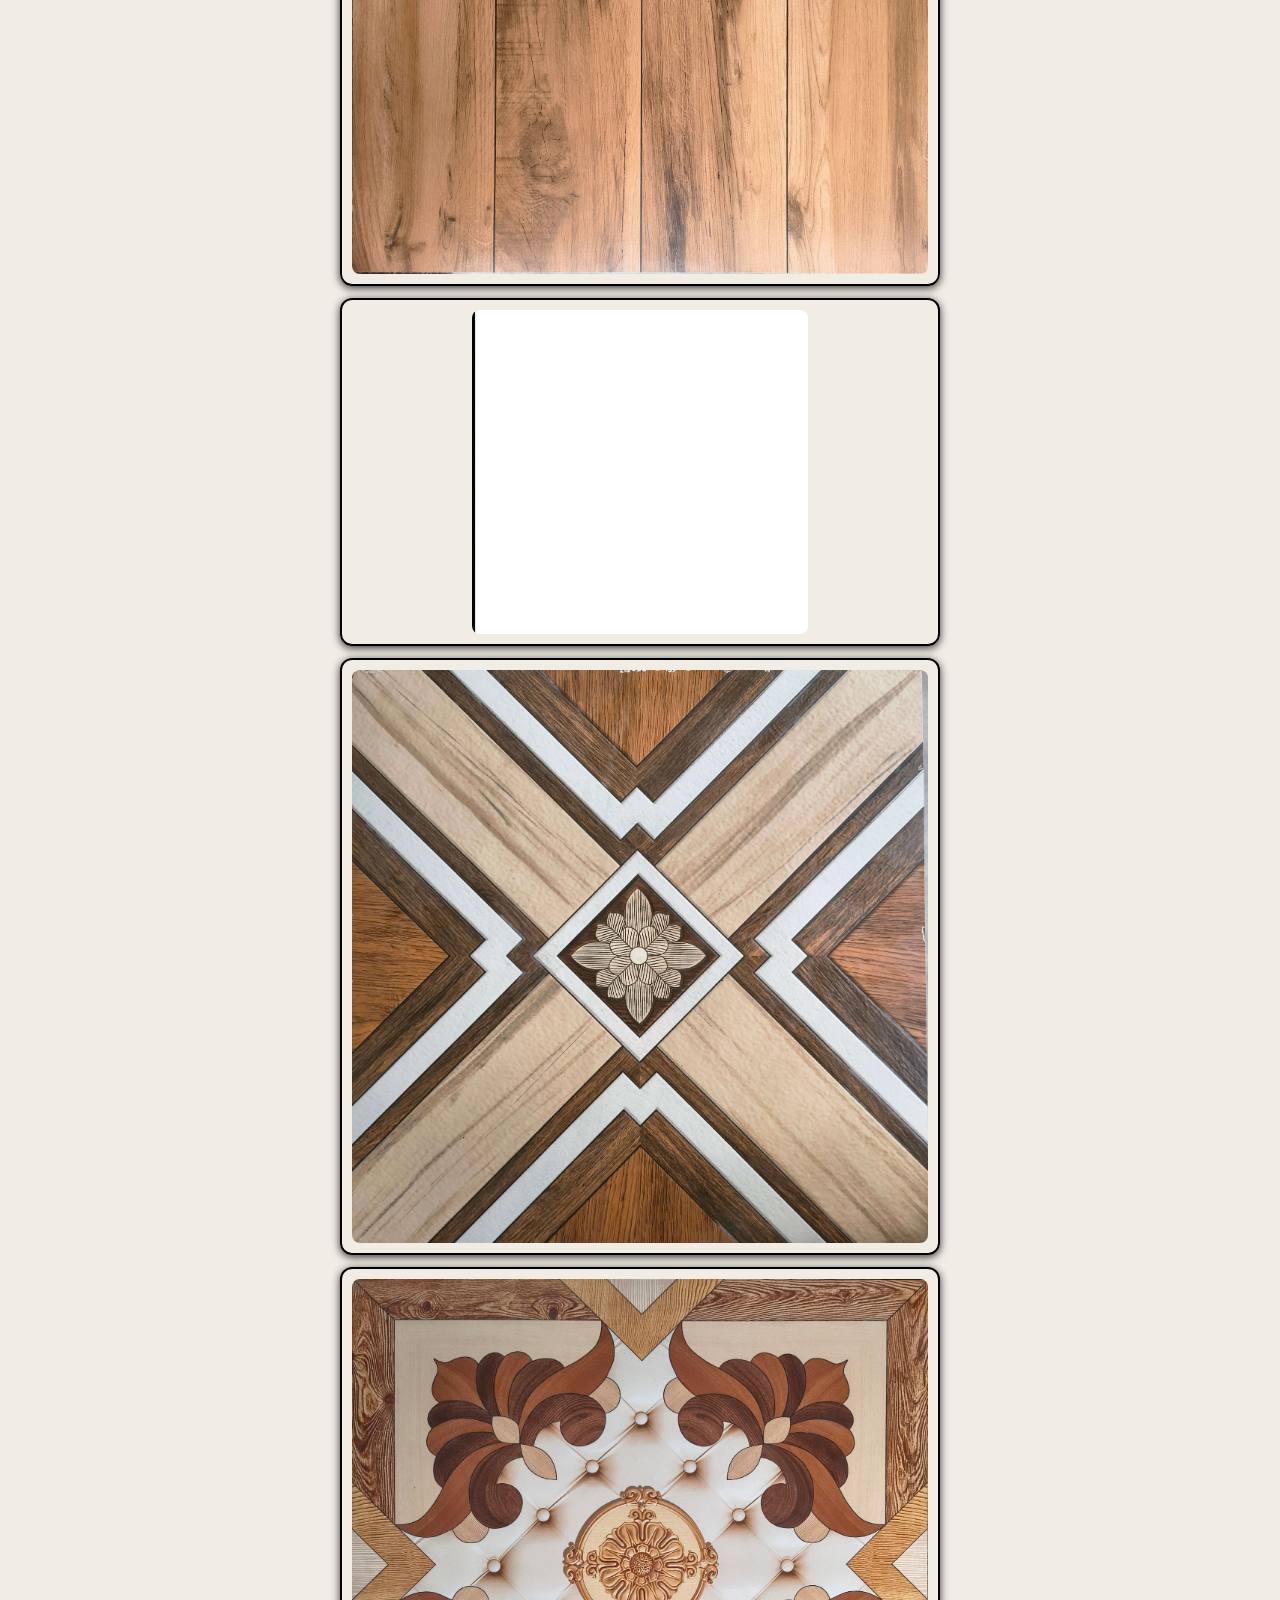
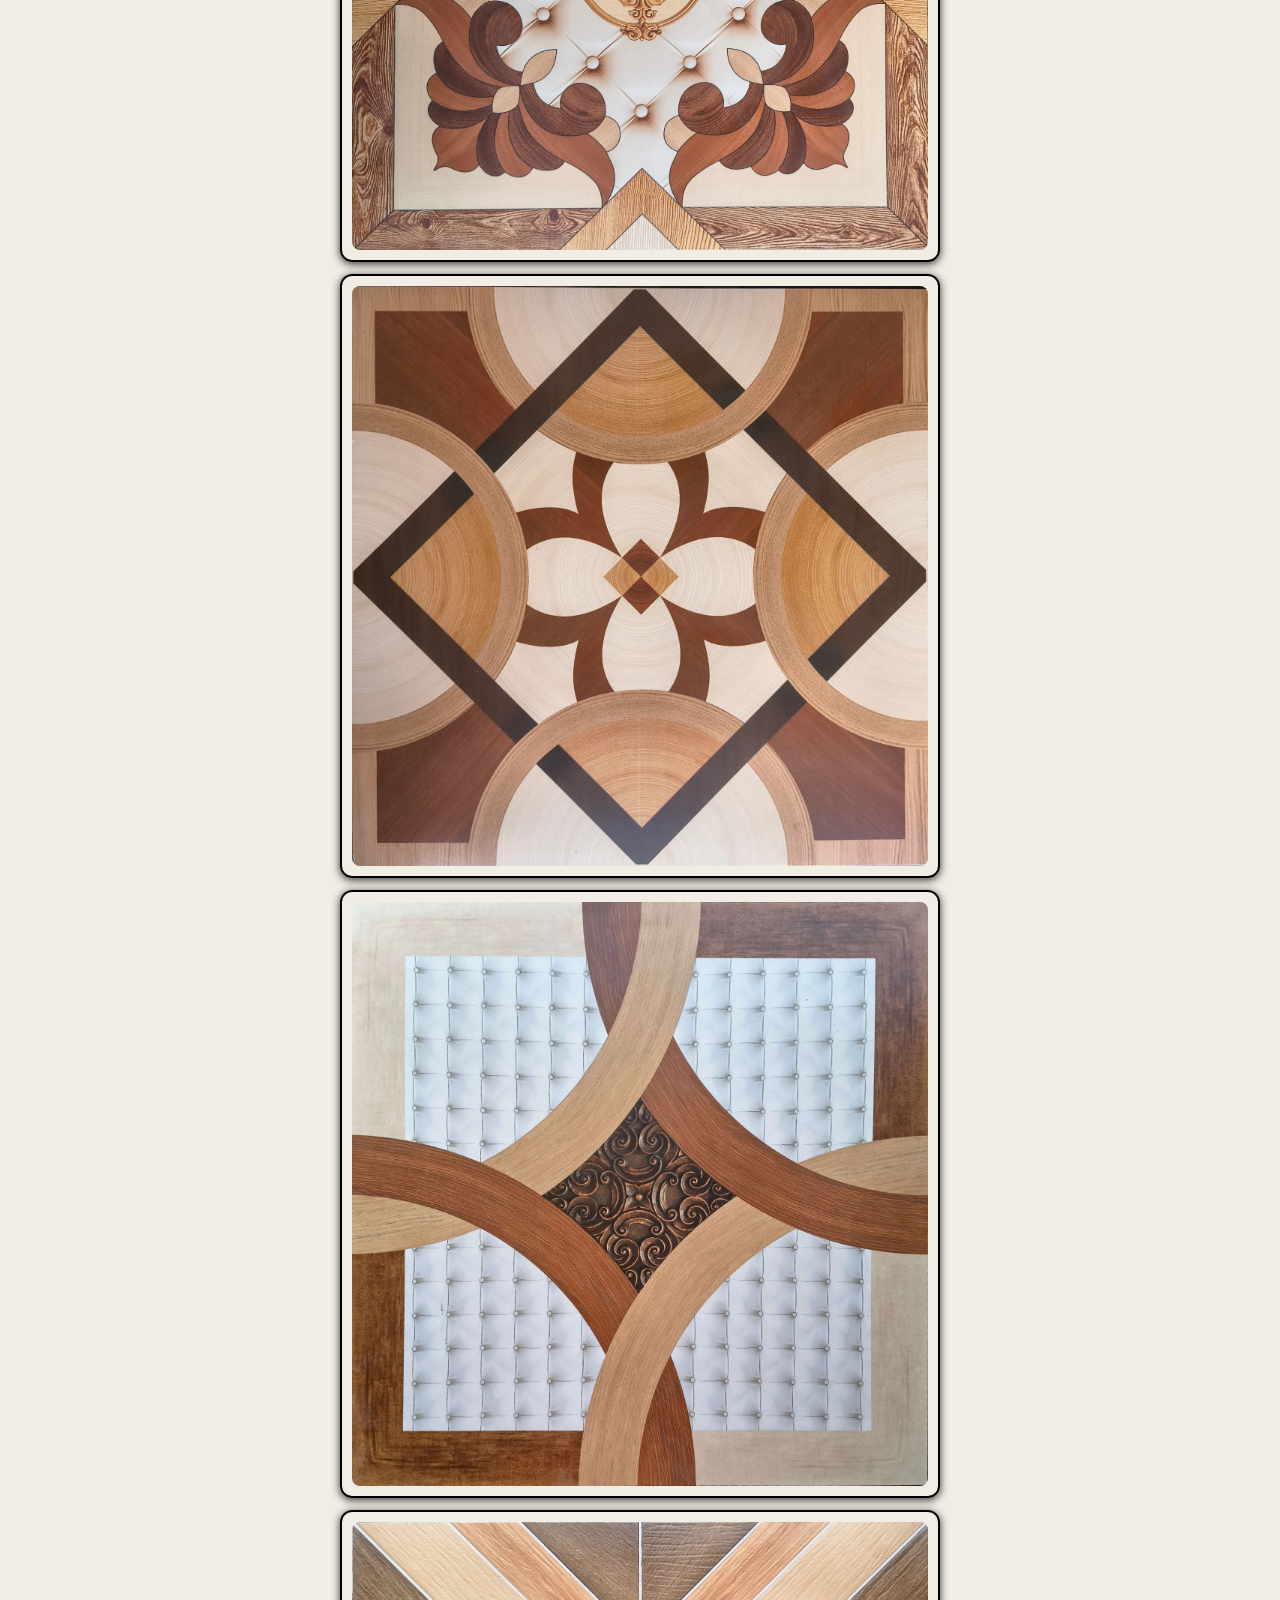
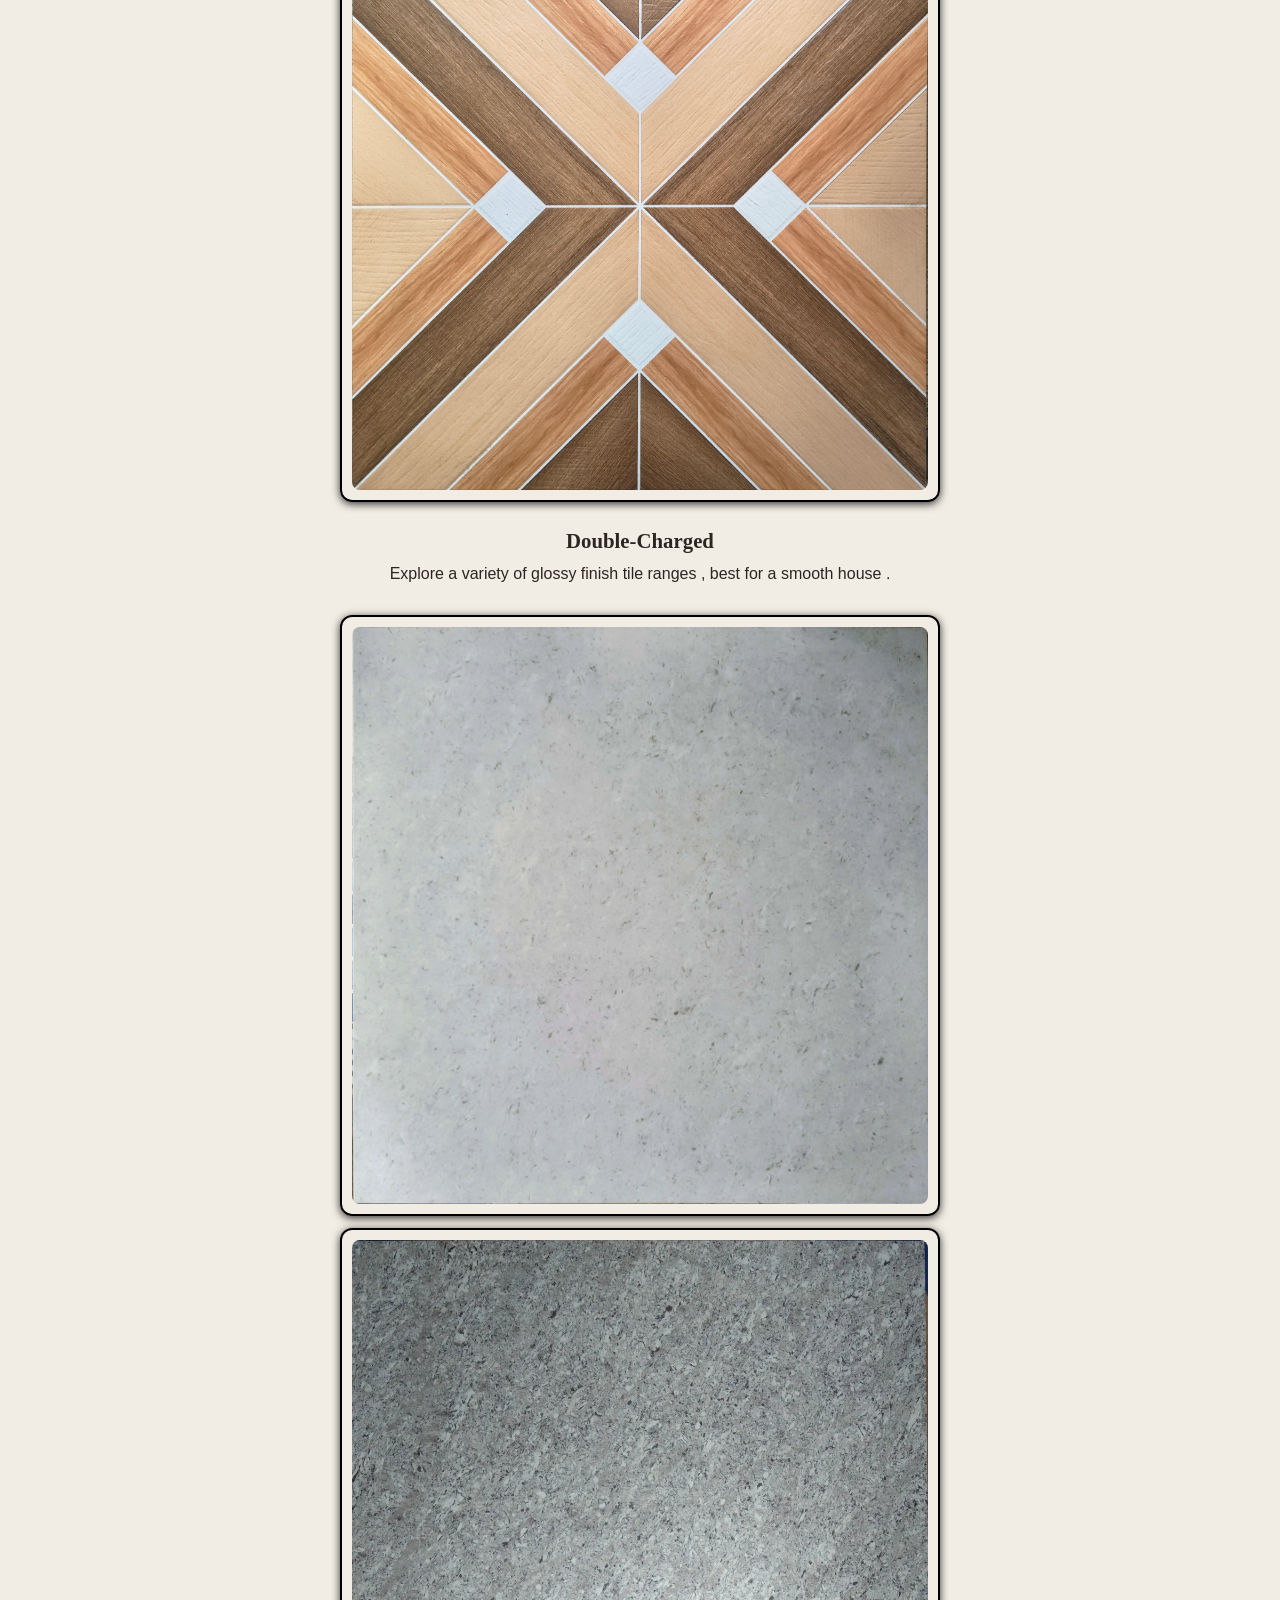
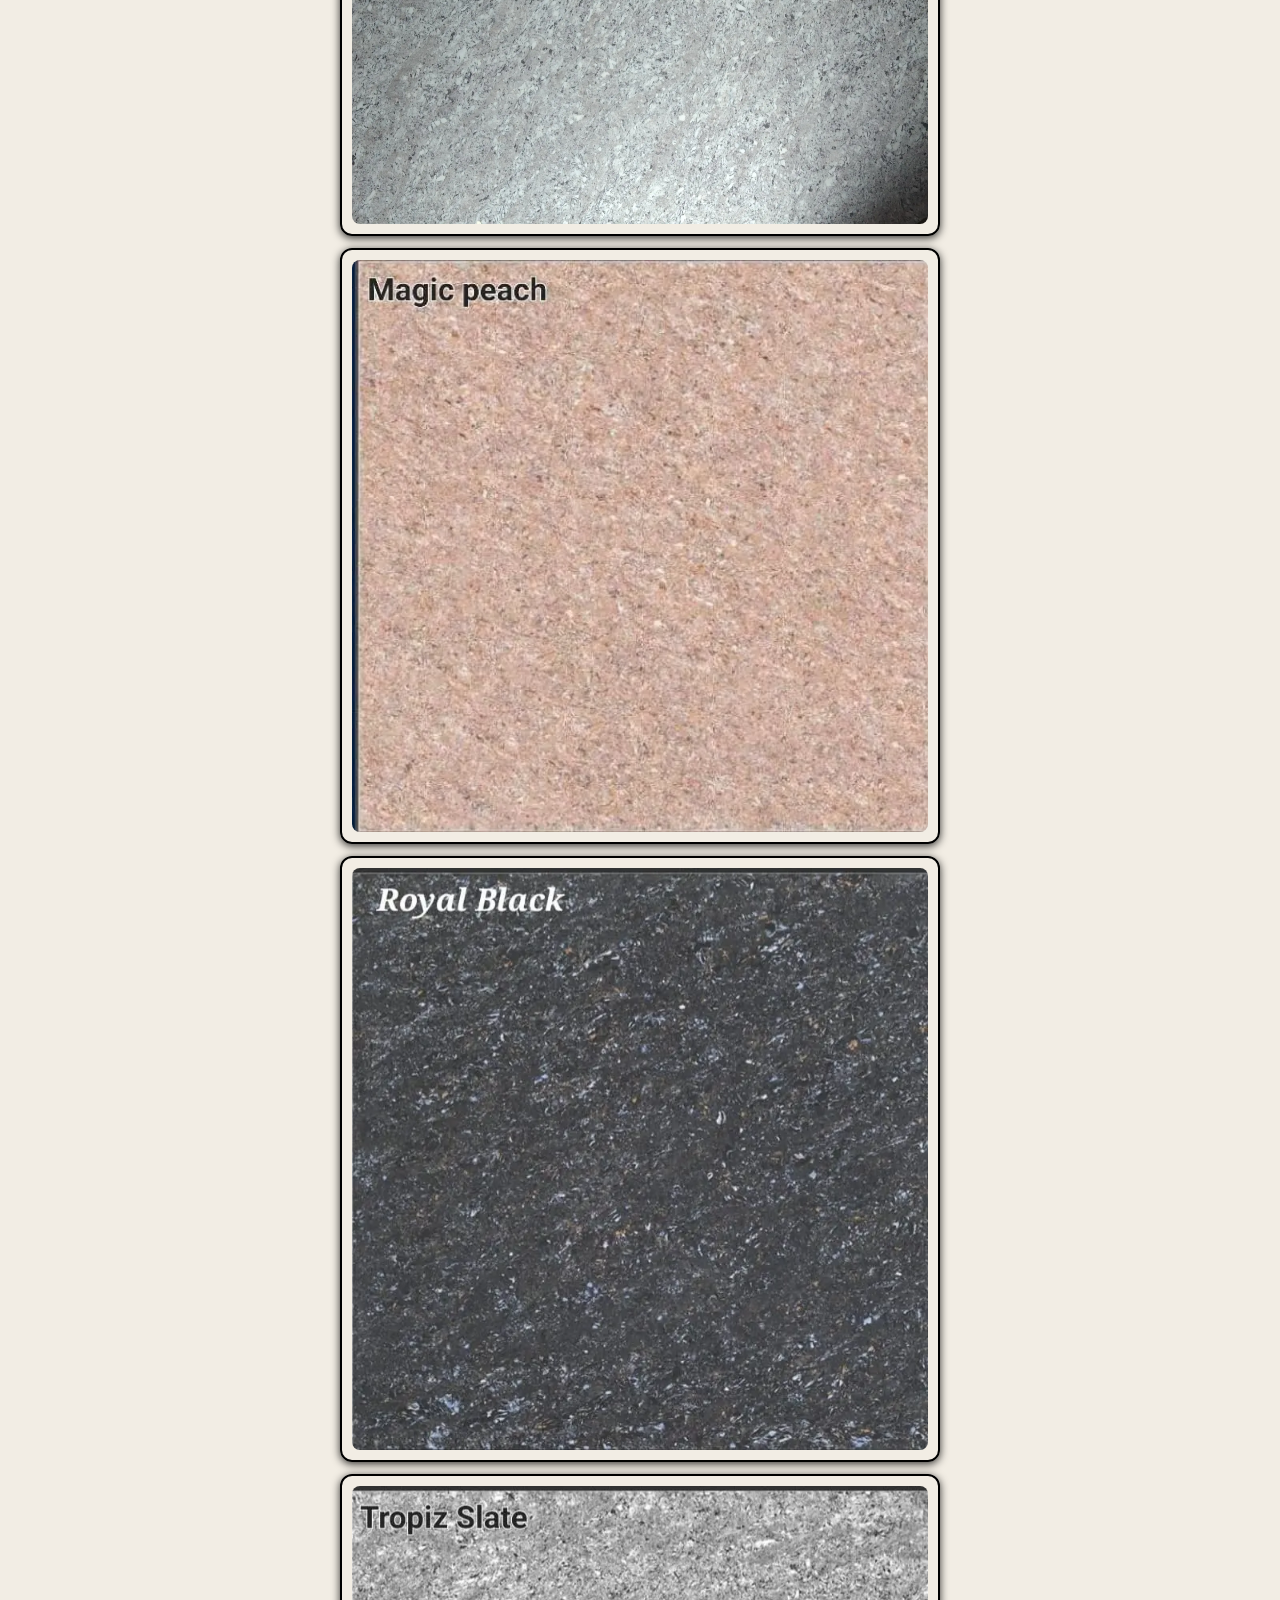
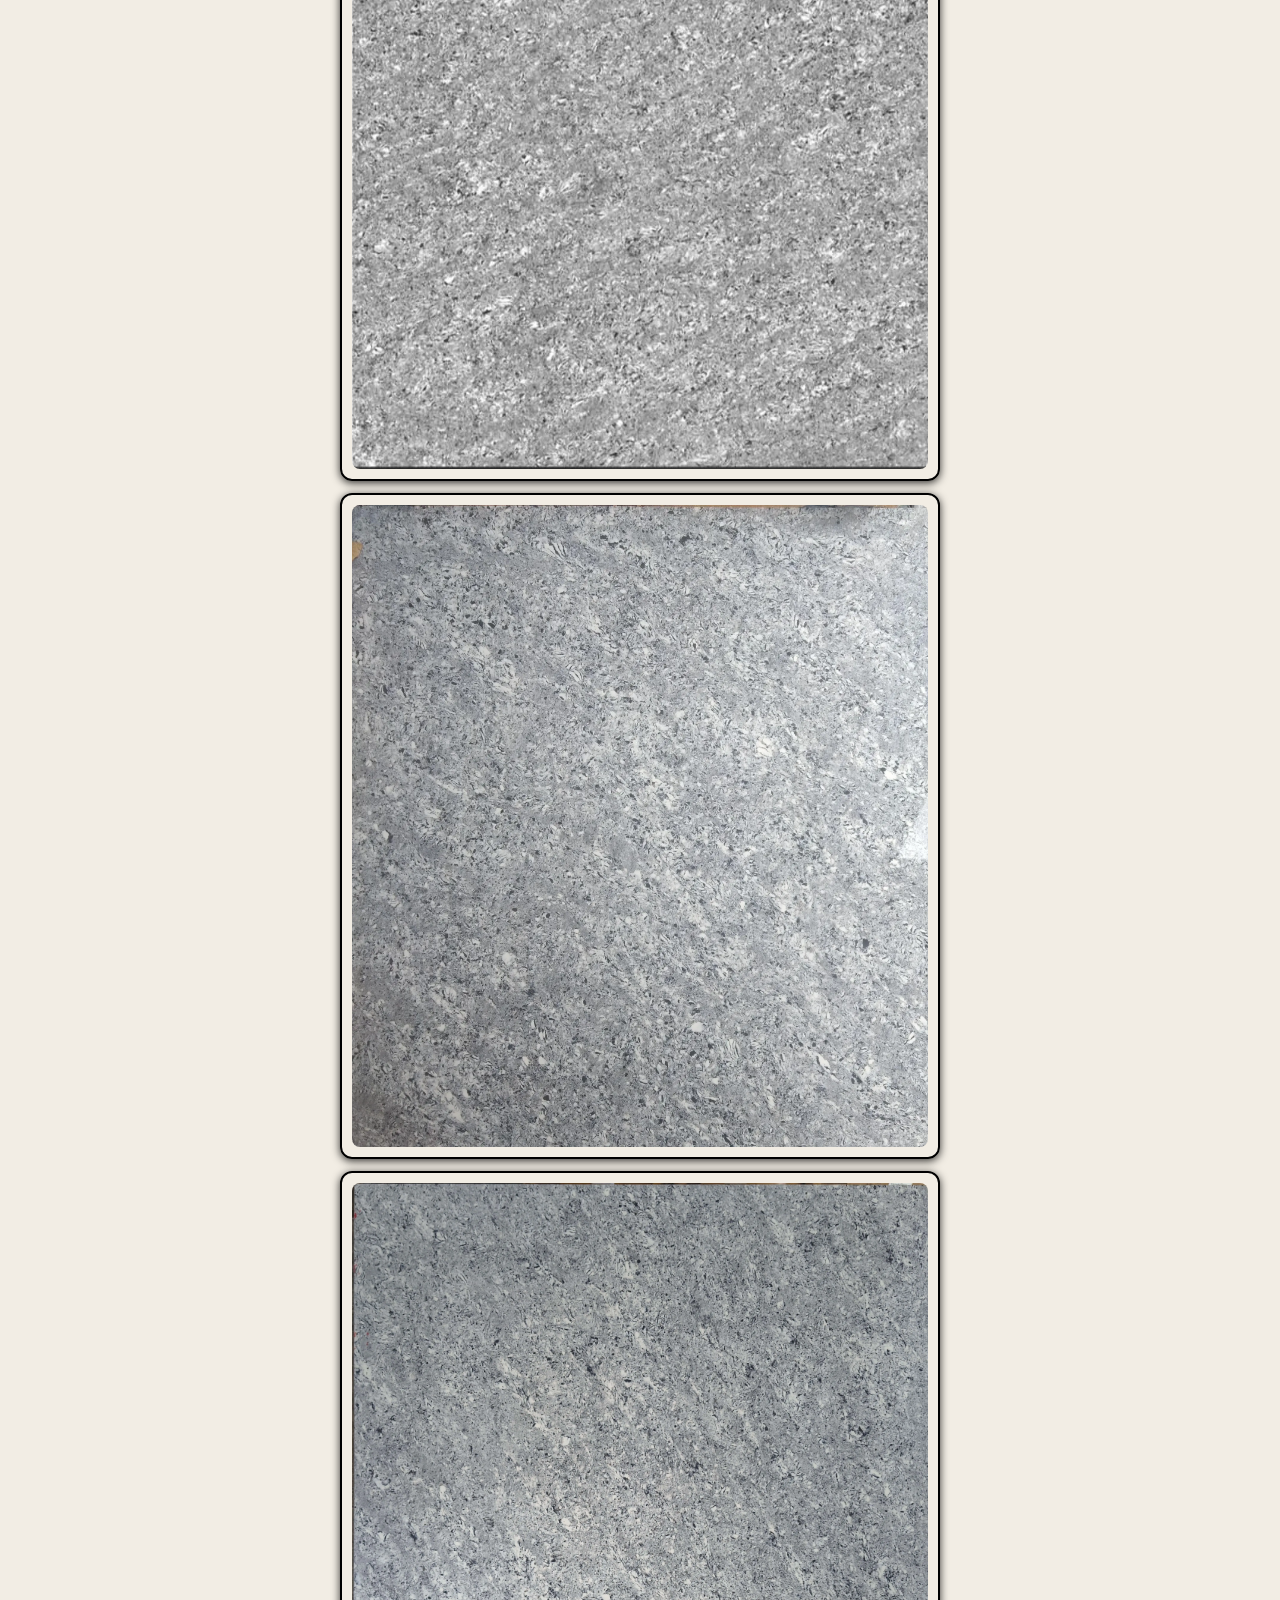
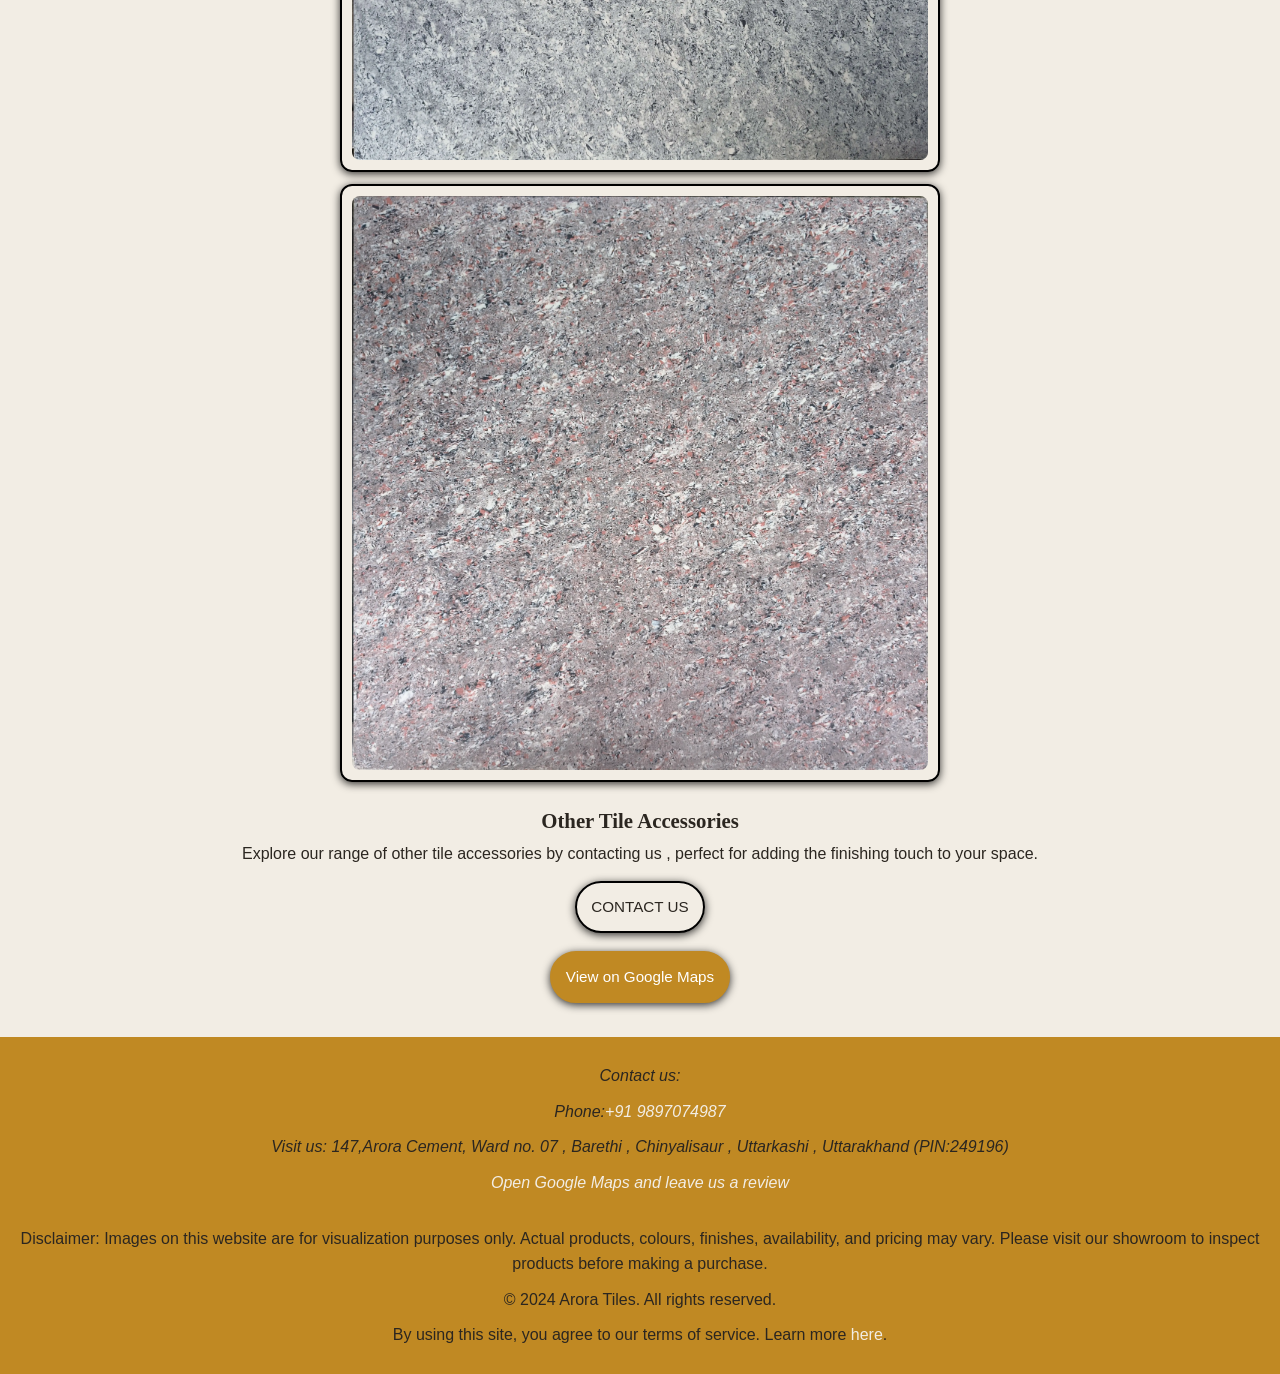
<file: floor.html>
<!DOCTYPE html>
  <html lang="en">
  <head>
    <meta charset="UTF-8" />
    <meta name="viewport" content="width=device-width, initial-scale=1.0" />
    <meta name="description" content="Arora Tiles - Premium floor tile catalogue for bathrooms, kitchens, living rooms, and sacred spaces in Uttarkashi. Browse our curated collection of elegant tiles." />
    <meta name="keywords" content="tiles, ceramic tiles, bathroom tiles, kitchen tiles, living room tiles, mandir tiles, Uttarkashi, tile design" />
    <meta name="author" content="Arora Tiles" />
    <meta property="og:title" content="Arora Tiles Catalogue - Floor special" />
    <meta property="og:description" content="Discover elegant floor tiles for bathrooms, kitchens, living rooms, and sacred spaces. Visit Arora Tiles in Uttarkashi." />
    <meta property="og:type" content="website" />
    <meta property="og:image" content="images/arora-tiles.webp" />
    <meta property="og:image:alt" content="Arora Tiles logo" />
    <meta name="twitter:card" content="summary_large_image" />
    <meta name="twitter:image" content="images/arora-tiles.webp" />
    <title>Arora Tiles Catalogue - Floor tiles special</title>
    <link rel="icon" href="images/arora-tiles.webp" type="image/webp" />
    <meta name="theme-color" content="#c08923" />
    <link rel="stylesheet" href="styles.css" />
  </head>
    <body id="top">
      <header class="site-header">
        <h1 class="site-logo">
          <a href="index.html" aria-label="Arora Tiles Home">
            <img src="images/arora-tiles.webp" alt="Arora Tiles logo" />
          </a>
        </h1>
        <p class="page-title">Floor Tiles</p>
        <p class="tagline">Welcome to our floor tile catalogue. Explore our wide range of floor tiles and find the perfect fit for your space.</p>
        <div class="hero-actions">
          <a class="btn btn-primary" href="tel:+919897074987">Call Now</a>
          <a class="btn" href="#contact">Contact Us</a>
          <a class="btn btn-primary" href="index.html" target="_blank">Arora Tiles Home</a>
        </div>
      </header>
      <main>
          <h2 id="choice">What kind of tiles are you looking for today?</h2>
          <nav class="menu">
              <a class="btn" href="#special">Speacial Texture</a>
              <a class="btn" href="#large">4X2 special</a>
              <a class="btn" href="#matt">Matt</a>
              <a class="btn" href="#double-charged">Double-charged </a>
              <a class="btn" href="#other">Other tile accessories</a>
              <a class="btn" href="#contact">Contact</a>
          </nav>
         <p>Please note that these recommendations are based on our design ideas. You can always choose your own preferences and style.</p>
         <section id="featured">
          <h2>Special Texture</h2>
          <p>Discover our featured special textured tiles in a great size varient. These designs add a touch of elegance to any space.</p>
          <div class="card-holder">
             <a class="card old" href="images/mixed-grey-pic.webp">
              <img src="images/mixed-grey-pic.webp" alt="A classy textured mixed grey for your living room floor"/>
             </a>

             <a class="card old" href="images/mix-grey.webp">
              <img src="images/mix-grey.webp" alt="A classy textured mixed grey for your living room floor"/>
             </a>

             <a class="card" href="images/Revlon-parking-tile.webp">
              <img src="images/Revlon-parking-tile.webp" alt="A beautiful glossy white design perfect for your rooms."> 
             </a>

             <a class="card old" href="images/floral-green.webp">
              <img src="images/floral-green.webp" alt="A lively green floor for your living room floor"/>
             </a>

             <a class="card" href="images/charcoal-crimsom.webp">
              <img src="images/charcoal-crimsom.webp" alt="A dominating charcoal with a crimson touch for your floor"/>
             </a>
          </div>
         </section>

        <section id="large">
          <h2>4X2</h2></h2>
          <p> Explore a variety of non slippery tile ranges , best for young and the old .</p>
          <div class="card-holder">
            <a class="card" href="images/grey-4-2.webp">
              <img src="images/grey-4-2.webp" alt="A lively green floor for your living room floor"/>
            </a>

            <a class="card" href="images/white-glossy-slab.webp">
              <img src="images/white-glossy-slab.webp" alt="A lively green floor for your living room floor"/>
            </a>
          </div>
        </section>

        <section id="matt">
          <h2>Matt finish</h2>
          <p> Explore a variety of non slippery tile ranges , best for young and the old .</p>
          <div class="card-holder">

            <a class="card" href="images/wooden-mat-pic.webp">
             <img src="images/wooden-mat-pic.webp" alt="The clear wooden floor is waiting for your house">
            </a>

            <a class="card old" href="images/wooden-mat.webp">
              <img src="images/wooden-mat.webp" alt="A sheer wooden look with a great armani design">
            </a>

            <a class="card old" href="images/brown-white-floor.webp">
              <img src="images/brown-white-floor.webp" alt="A sheer wooden brown-white floor look with a great design">
            </a>

            <a class="card old" href="images/glacia.webp">
              <img src="images/glacia.webp" alt="A lively green floor for your living room floor"/>
            </a>
            
            <a class="card old" href="images/grey-stone.webp">
              <img src="images/grey-stone.webp" alt="A perfect marble texture great for your home.">
            </a>

            <a class="card old" href="images/sprinkled-white.webp">
              <img src="images/sprinkled-white.webp" alt="A beautiful sprinkled white design perfect for a bright day.">
            </a>

            <a class="card" href="images/11341.webp">
              <img src="images/11341.webp" alt="A beautiful glossy white design perfect for your rooms."> 
            </a>

            <a class="card" href="images/techno-wood.webp">
              <img src="images/techno-wood.webp" alt="A beautiful sprinkled grey design perfect for a bright day.">   
            </a>

            <a class="card" href="images/white-sugar.webp">
              <img src="images/white-sugar.webp" alt="A beautiful glossy white design perfect for your rooms."> 
            </a>

            <a class="card old" href="images/wooden-punch-matt.webp">
              <img src="images/wooden-punch-matt.webp" alt="A beautiful punched matt design perfect for a bright day.">   
            </a>

            <a class="card" href="images/armani-brown.webp">
              <img src="images/armani-brown.webp" alt="A sheer wooden look with a great armani design">
            </a>

            <a class="card" href="images/denim-brown.webp">
              <img src="images/denim-brown.webp" alt="A sheer wooden look with a great armani design">
            </a>

            <a class="card" href="images/orio-brown.webp">
              <img src="images/orio-brown.webp" alt="A sheer wooden look with a great armani design">
            </a>

            <a class="card" href="images/orbit-brown.webp">
              <img src="images/orbit-brown.webp" alt="A beautiful orbital brown design.">
            </a>
            
            <a class="card" href="images/perla-wood.webp">
              <img src="images/perla-wood.webp" alt="A sheer wooden look with a great armani design">
            </a>  

          </div>
        </section>

        <section id="double-charged">
          <h2>Double-Charged</h2>
          <p> Explore a variety of glossy finish tile ranges , best for a smooth house .</p>
          <div class="card-holder">
            <a class="card" href="images/white.webp">
              <img src="images/white.webp" alt="A beautiful glossy white design perfect for your rooms."> 
            </a>

            <a class="card" href="images/lemon-bronze-dc.webp">
              <img src="images/lemon-bronze-dc.webp" alt="A beautiful glossy lemon-bronze design perfect for your rooms."> 
            </a> 

            <a class="card" href="images/magic-peach-dc.webp">
              <img src="images/magic-peach-dc.webp" alt="A beautiful glossy magic-peach design perfect for your rooms."> 
            </a> 

            <a class="card" href="images/Royal-black-dc.webp">
              <img src="images/Royal-black-dc.webp" alt="A beautiful glossy Royal-black design perfect for your rooms."> 
            </a> 

            <a class="card" href="images/Tropiz-slate-dc.webp">
              <img src="images/Tropiz-slate-dc.webp" alt="A beautiful glossy lemon-bronze design perfect for your rooms."> 
            </a> 

            <a class="card" href="images/lemon-greaystone.webp">
              <img src="images/lemon-greaystone.webp" alt="A beautiful glossy white design perfect for your rooms."> 
            </a>

            <a class="card old" href="images/jet-black.webp">
              <img src="images/jet-black.webp" alt="A beautiful glossy black design perfect for your rooms.">
            </a>

            <a class="card old" href="images/silver-gold-dc.webp">
              <img src="images/silver-gold-dc.webp" alt="A beautiful sprinkled grey design perfect for a bright day.">   
            </a>

            <a class="card" href="images/silver-ash.webp">
              <img src="images/silver-ash.webp" alt="A beautiful glossy silver-ash design perfect for your rooms.">
            </a>

            <a class="card old" href="images/silver-dove-dc.webp">
              <img src="images/silver-dove-dc.webp" alt="A beautiful double charged design perfect for a bright day.">   
            </a>

            <a class="card" href="images/silver-lava.webp">
              <img src="images/silver-lava.webp" alt="A beautiful glossy silver-lava design perfect for your rooms.">
            </a>

          </div>
        </section>        

         <section id="other">
          <h2>Other Tile Accessories</h2>
          <p>Explore our range of other tile accessories by contacting us , perfect for adding the finishing touch to your space.</p>
          <p><a  class="btn" href="tel:+919897074987">CONTACT US</a></p>
          <p><a class="btn btn-primary" href="https://maps.google.com/?q=Arora+Cement+and+Tiles+Barethi" target="_blank" rel="noopener noreferrer">View on Google Maps</a></p>
         </section>

      </main>
    
    <footer>
      <address id="contact">   
        <p>Contact us:</p>
        <p>Phone:<a href="tel:+919897074987">+91 9897074987</a></p>
        <p>Visit us: 147,Arora Cement, Ward no. 07 , Barethi , Chinyalisaur , Uttarkashi , Uttarakhand (PIN:249196)</p>
        <p><a href="https://maps.google.com/?q=Arora+Cement+and+Tiles+Barethi" target="_blank" rel="noopener noreferrer">Open Google Maps and leave us a review</a></p>
      </address>


      <p>Disclaimer: Images on this website are for visualization purposes only. 
       Actual products, colours, finishes, availability, and pricing may vary.
        Please visit our showroom to inspect products before making a purchase.</p>


      <p>&copy; 2024 Arora Tiles. All rights reserved.</p>
      <p>By using this site, you agree to our terms of service. Learn more <a href="terms.txt">here</a>.</p>
  
    </footer>

    <a href="#top" class="back-to-top" aria-label="Back to top">↑</a>
   </body> 
  </html>
</file>
<file: styles.css>
@media (prefers-reduced-motion: no-preference){
    *{
        scroll-behavoir:smooth;
    }
}

*{
    box-sizing:border-box;
    padding:0;
    margin:0;
    scroll-behavior: smooth;
}

a{
    text-decoration:none;
    color:#F2EDE4;
}

body{
  background-color: #F2EDE4;
  color:#2B2620;
  width:100%;
  margin:0;
  font-family: Poppins, Inter, sans-serif;
}

.site-header{
  padding: 16px 12px 10px;
  text-align: center;
}

h1{
    font-family: Playfair Display, serif;
    font-size: 2rem;
    text-align: center;
    margin: 12px auto 8px;
    line-height: 1.2;
}

.site-logo {
    margin: 0 auto 8px;
}

.site-logo a {
    display: inline-flex;
    align-items: center;
    justify-content: center;
}

.site-logo img {
    width: auto;
    max-width: min(220px, 78vw);
    height: auto;
    object-fit: contain;
    border-radius: 0;
}

.page-title {
    font-family: Playfair Display, serif;
    font-size: 1.2rem;
    font-weight: 700;
    text-align: center;
    margin: 6px auto 0;
    color: #2B2620;
}

#choice{
    font-family: Impact , sans-serif;
    font-size: 1.3rem;
    text-align: center;
    margin: 20px auto 10px;
}
.tagline{
    font-size: 1rem;
    font-weight: 400;
    margin: 10px auto 0;
    justify-content: center;
    font-family:Impact, Haettenschweiler, 'Arial Narrow Bold', sans-serif;
    line-height: 1.5;
    max-width: 680px;
}

.hero-actions{
  display:flex;
  flex-wrap: wrap;
  flex-direction: column;
  justify-content: center;
  gap:10px;
  margin: 16px auto 8px;
  width: 100%;
}

.menu{
   display:flex;
   flex-wrap: wrap;
   justify-content: center;
   gap:8px;
   padding: 0 8px;
   flex-direction: column;
}

.btn{
    border:2px solid black;
    margin: 4px 0;
    padding: 12px 14px;
    color:#2B2620;
    background:transparent;
    box-shadow:0 2px 8px rgba(0,0,0,0.8);
    border-radius:999px;
    text-decoration:none;
    min-height: 46px;
    display:inline-flex;
    align-items:center;
    justify-content:center;
    font-size: 0.95rem;
    width: 100%;
}

.btn:hover{
    cursor:pointer;
    transition: box-shadow 0.3s ease;
    transform: translateY(-1px);
    box-shadow:0 4px 16px rgba(0,0,0,0.3);
}

.btn-primary{
    background-color: #c08923;
    color: #ffffff;
    border-color: #c08923;
}

.btn-primary:hover{
    background-color: #a56f15;
    border-color: #a56f15;
}

h2{
    font-family: Playfair Display, serif;
    font-size: 1.3rem;
    text-align: center;
    margin: 5px auto 8px;
}

p{
    font-family: Poppins, Inter, sans-serif;
    font-size: 1rem;
    text-align: center;
    margin: 0 auto 10px;
    padding: 0 8px;
    line-height: 1.6;
}

footer{
    font-family: Poppins, Inter, sans-serif;
    font-size: 0.85rem;
    text-align: center;
    margin: 20px auto 0;
    background-color: #c08923;
    padding: 16px 12px;
}

section{
    display:flex;
    flex-wrap: wrap;
    justify-content: center;
    margin: 16px auto;
    flex-direction: column;
    padding: 0 10px;
}

.card-holder{
    display:flex;
    flex-wrap: wrap;
    flex-direction: column;
    justify-content: center;
    margin: 12px auto 0;
    box-sizing:border-box;
    width:100%;
}

.card{
    border:2px solid black;
    display:flex;
    justify-content:center;
    flex-wrap: wrap;
    margin: 6px auto;
    padding: 10px;
    color:#2B2620;
    background:transparent;
    box-shadow:0 2px 8px rgba(0,0,0,0.8);
    border-radius:12px;
    text-decoration:none;
    width:100%;
    max-width:600px;
    height:auto;
}

.card:hover{
    cursor:pointer;
    transition: box-shadow 0.3s ease;
    transform: translateY(-1px);
    box-shadow:0 4px 16px rgba(0,0,0,0.3);
}

img{
    width:100%;
    max-width:fit-content;
    height:auto;
    object-fit:cover;
    transition: transform 0.3s ease;
    border-radius:8px;
}

img:hover{
    transform:scale(1.03);
}

#contact{
    display:flex;
    flex-wrap: wrap;
    justify-content: center;
    margin: 10px auto 20px;
    flex-direction: column;
}

.back-to-top{
  position: fixed;
  right: 14px;
  bottom: 14px;
  width: 46px;
  height: 46px;
  border-radius: 50%;
  background-color: #c08923;
  color: white;
  display: flex;
  align-items: center;
  justify-content: center;
  text-decoration: none;
  font-size: 1.2rem;
  box-shadow: 0 4px 12px rgba(0,0,0,0.25);
  z-index: 1000;
}

.back-to-top:hover{
  background-color: #a56f15;
}

/*========== For old designs not in stock ==========*/
.old{
    display:none;
}
/*====================*/


@media (min-width: 701px) {
  .hero-actions,
  .menu {
    flex-direction: row;
    width: auto;
  }

  .btn {
    width: auto;
  }
}

@media (max-width: 700px) {
  .site-header {
    padding: 18px 12px 8px;
  }

  h1 {
    font-size: 1.7rem;
  }

  .card-holder {
    gap: 4px;
  }

  .card {
    margin: 4px 0;
  }

  section {
    padding: 0 8px;
  }
}
</file>
